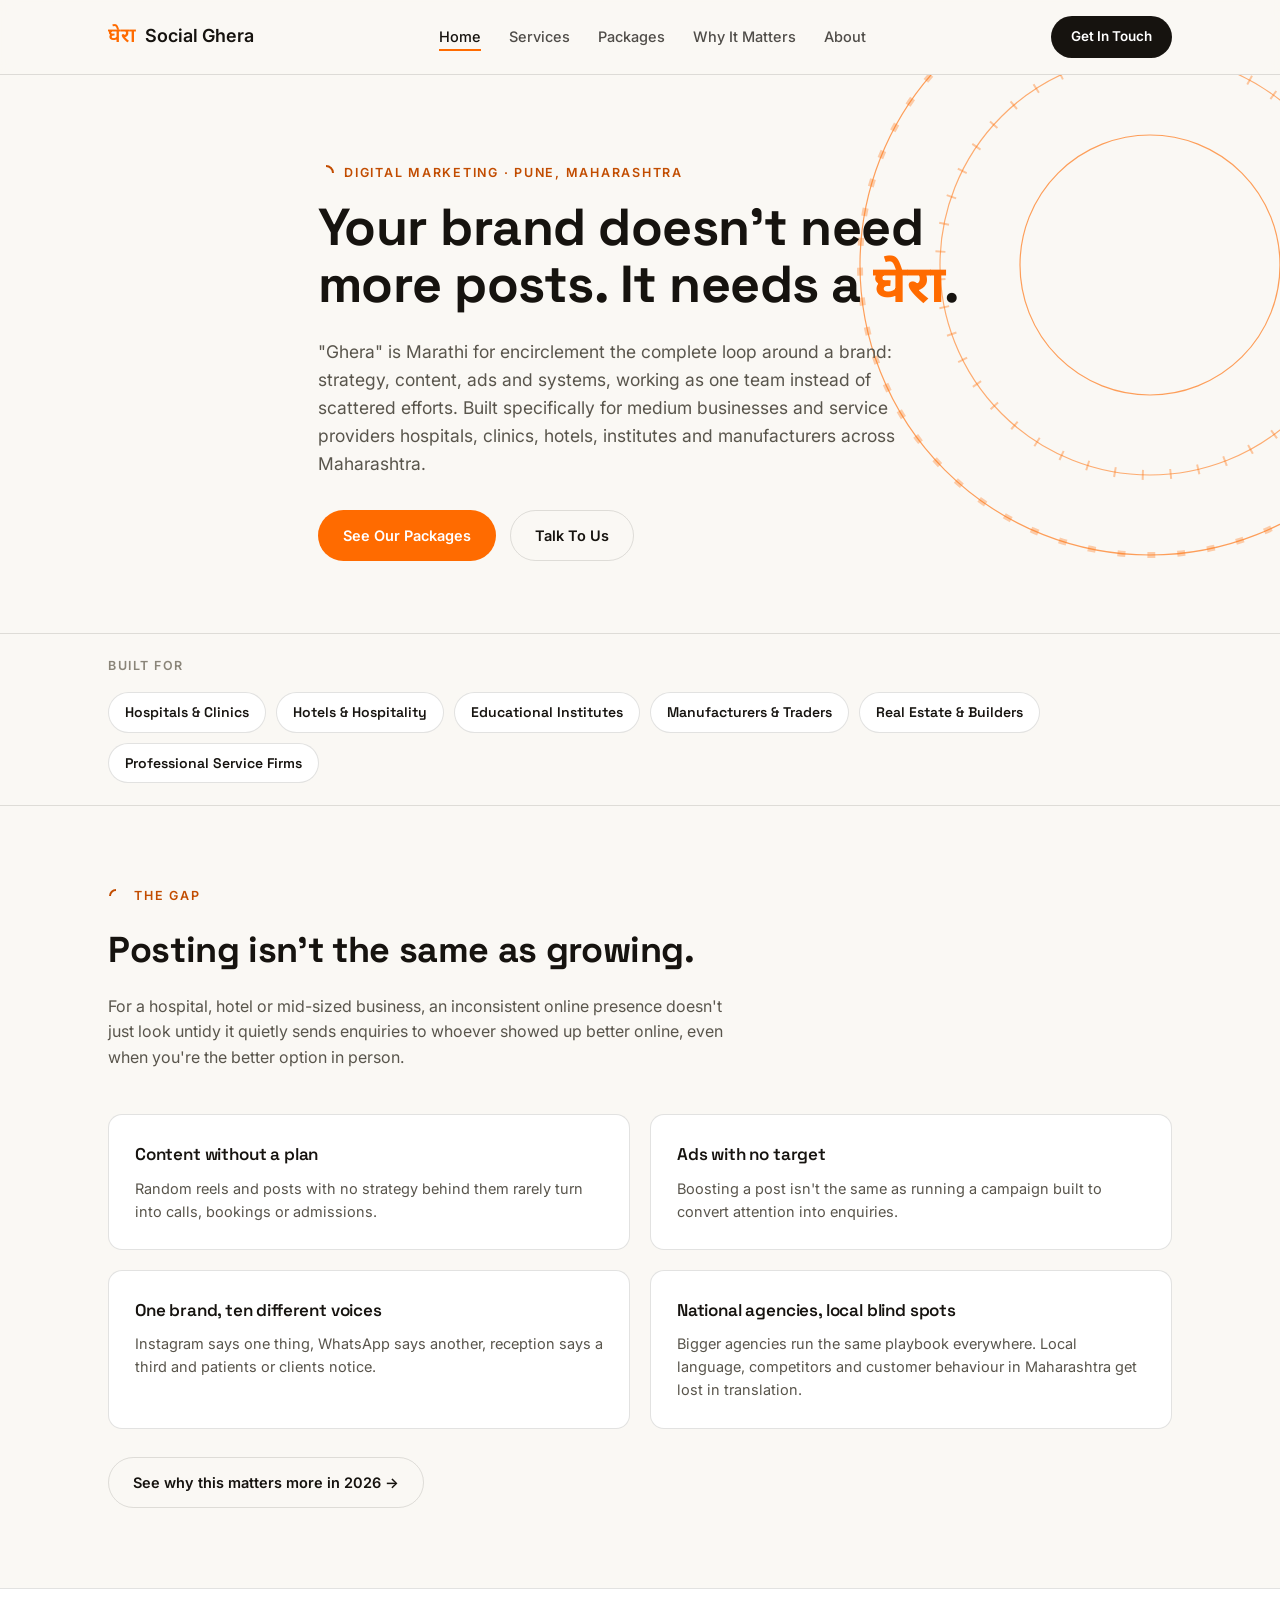
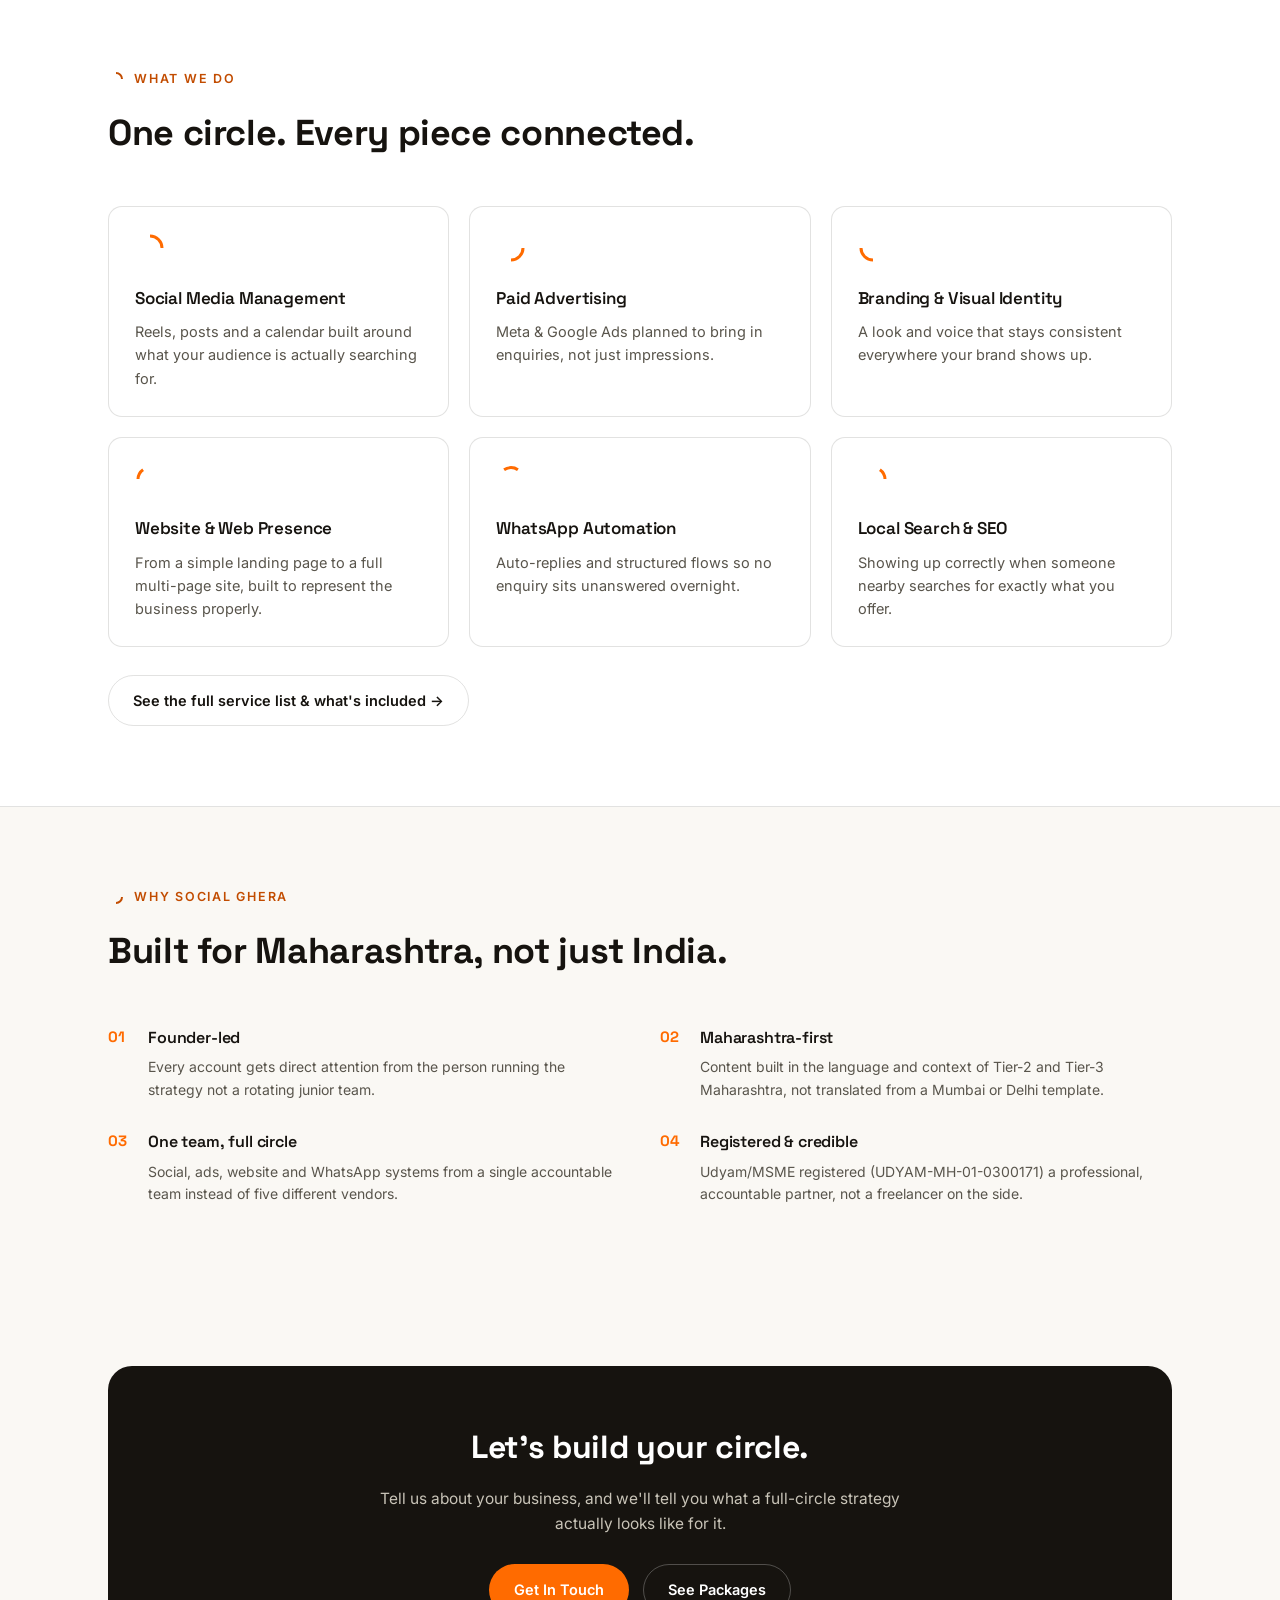
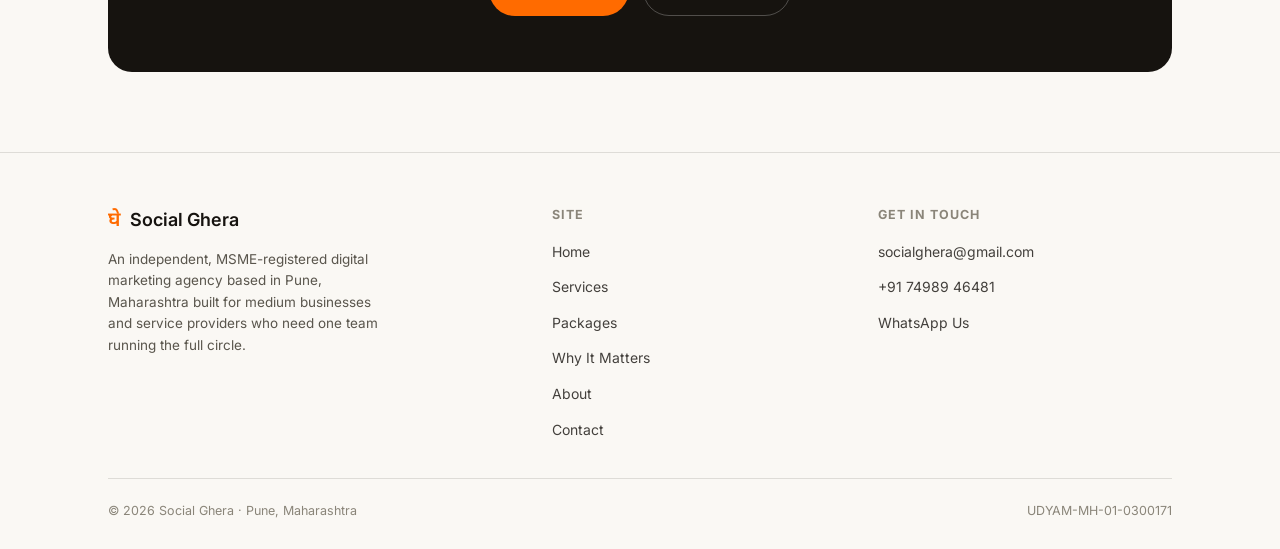
<file: index.html>
<!DOCTYPE html>
<html lang="en">
<head>
<meta charset="UTF-8">
<meta name="viewport" content="width=device-width, initial-scale=1.0">
<title>Social Ghera - Digital Marketing for Medium Businesses & Hospitals in Maharashtra</title>
<meta name="description" content="Social Ghera is an MSME-registered digital marketing agency in Pune, built for medium businesses and service providers hospitals, hotels, institutes across Maharashtra.">
<link rel="icon" href="data:image/svg+xml,%3Csvg xmlns='http://www.w3.org/2000/svg' viewBox='0 0 32 32'%3E%3Crect width='32' height='32' rx='8' fill='%2316130F'/%3E%3Cpath d='M16 6 A10 10 0 1 1 6 16' fill='none' stroke='%23FF6B00' stroke-width='3.2' stroke-linecap='round'/%3E%3C/svg%3E">
<link rel="preconnect" href="https://fonts.googleapis.com">
<link rel="preconnect" href="https://fonts.gstatic.com" crossorigin>
<link href="https://fonts.googleapis.com/css2?family=Space+Grotesk:wght@500;600;700&family=Inter:wght@400;500;600&family=Noto+Sans+Devanagari:wght@600;700&display=swap" rel="stylesheet">
<link rel="stylesheet" href="style.css">
</head>
<body>

<nav>
  <div class="nav-inner">
    <a class="logo" href="index.html"><span class="deva">घेरा</span>Social Ghera</a>
    <ul class="nav-links">
      <li><a href="index.html" aria-current="page">Home</a></li>
      <li><a href="services.html">Services</a></li>
      <li><a href="packages.html">Packages</a></li>
      <li><a href="why-it-matters.html">Why It Matters</a></li>
      <li><a href="about.html">About</a></li>
    </ul>
    <a class="nav-cta" href="contact.html">Get In Touch</a>
    <button class="nav-toggle" aria-label="Toggle menu" aria-expanded="false">
      <span></span><span></span><span></span>
    </button>
  </div>
  <div class="nav-mobile">
    <a href="index.html">Home</a>
    <a href="services.html">Services</a>
    <a href="packages.html">Packages</a>
    <a href="why-it-matters.html">Why It Matters</a>
    <a href="about.html">About</a>
    <a href="contact.html">Contact</a>
  </div>
</nav>

<section class="hero">
  <svg class="ring-field" viewBox="0 0 620 620" xmlns="http://www.w3.org/2000/svg" aria-hidden="true">
    <g class="ring-spin">
      <circle cx="310" cy="310" r="290" stroke-width="1.2" opacity="0.7"/>
      <circle cx="310" cy="310" r="290" stroke-width="6" stroke-dasharray="8 22" opacity="0.35"/>
    </g>
    <g class="ring-spin-rev">
      <circle cx="310" cy="310" r="210" stroke-width="1.2" opacity="0.6"/>
      <circle cx="310" cy="310" r="210" stroke-width="10" stroke-dasharray="2 26" opacity="0.4"/>
    </g>
    <circle cx="310" cy="310" r="130" stroke-width="1.2" opacity="0.7"/>
  </svg>
  <div class="wrap hero-inner">
    <div class="eyebrow">
      <svg class="arc-mark" viewBox="0 0 16 16"><path d="M8 1 A7 7 0 0 1 15 8" fill="none" stroke="currentColor" stroke-width="2"/></svg>
      DIGITAL MARKETING · PUNE, MAHARASHTRA
    </div>
    <h1>Your brand doesn't need more posts. It needs a <span class="deva">घेरा</span>.</h1>
    <p class="lede">"Ghera" is Marathi for encirclement the complete loop around a brand: strategy, content, ads and systems, working as one team instead of scattered efforts. Built specifically for medium businesses and service providers hospitals, clinics, hotels, institutes and manufacturers across Maharashtra.</p>
    <div class="btn-row">
      <a class="btn btn-primary" href="packages.html">See Our Packages</a>
      <a class="btn btn-ghost" href="contact.html">Talk To Us</a>
    </div>
  </div>
</section>

<div class="strip">
  <div class="wrap strip-inner">
    <span class="strip-label">Built For</span>
    <div class="strip-items">
      <span class="chip">Hospitals &amp; Clinics</span>
      <span class="chip">Hotels &amp; Hospitality</span>
      <span class="chip">Educational Institutes</span>
      <span class="chip">Manufacturers &amp; Traders</span>
      <span class="chip">Real Estate &amp; Builders</span>
      <span class="chip">Professional Service Firms</span>
    </div>
  </div>
</div>

<section id="problem">
  <div class="wrap">
    <div class="section-head">
      <div class="eyebrow"><svg class="arc-mark" viewBox="0 0 16 16"><path d="M2 8 A6 6 0 0 1 8 2" fill="none" stroke="currentColor" stroke-width="2"/></svg>THE GAP</div>
      <h2>Posting isn't the same as growing.</h2>
      <p>For a hospital, hotel or mid-sized business, an inconsistent online presence doesn't just look untidy it quietly sends enquiries to whoever showed up better online, even when you're the better option in person.</p>
    </div>
    <div class="grid-2">
      <div class="card"><h3>Content without a plan</h3><p>Random reels and posts with no strategy behind them rarely turn into calls, bookings or admissions.</p></div>
      <div class="card"><h3>Ads with no target</h3><p>Boosting a post isn't the same as running a campaign built to convert attention into enquiries.</p></div>
      <div class="card"><h3>One brand, ten different voices</h3><p>Instagram says one thing, WhatsApp says another, reception says a third and patients or clients notice.</p></div>
      <div class="card"><h3>National agencies, local blind spots</h3><p>Bigger agencies run the same playbook everywhere. Local language, competitors and customer behaviour in Maharashtra get lost in translation.</p></div>
    </div>
    <p style="margin-top:28px;"><a class="btn btn-ghost" href="why-it-matters.html">See why this matters more in 2026 →</a></p>
  </div>
</section>

<section class="alt" id="services">
  <div class="wrap">
    <div class="section-head">
      <div class="eyebrow"><svg class="arc-mark" viewBox="0 0 16 16"><path d="M8 2 A6 6 0 0 1 14 8" fill="none" stroke="currentColor" stroke-width="2"/></svg>WHAT WE DO</div>
      <h2>One circle. Every piece connected.</h2>
    </div>
    <div class="grid-3">
      <div class="card"><div class="icon"><svg width="30" height="30" viewBox="0 0 30 30"><path d="M15 3 A12 12 0 0 1 27 15" fill="none" stroke="#FF6B00" stroke-width="3"/></svg></div><h3>Social Media Management</h3><p>Reels, posts and a calendar built around what your audience is actually searching for.</p></div>
      <div class="card"><div class="icon"><svg width="30" height="30" viewBox="0 0 30 30"><path d="M27 15 A12 12 0 0 1 15 27" fill="none" stroke="#FF6B00" stroke-width="3"/></svg></div><h3>Paid Advertising</h3><p>Meta &amp; Google Ads planned to bring in enquiries, not just impressions.</p></div>
      <div class="card"><div class="icon"><svg width="30" height="30" viewBox="0 0 30 30"><path d="M15 27 A12 12 0 0 1 3 15" fill="none" stroke="#FF6B00" stroke-width="3"/></svg></div><h3>Branding &amp; Visual Identity</h3><p>A look and voice that stays consistent everywhere your brand shows up.</p></div>
      <div class="card"><div class="icon"><svg width="30" height="30" viewBox="0 0 30 30"><path d="M3 15 A12 12 0 0 1 8.1 5.8" fill="none" stroke="#FF6B00" stroke-width="3"/></svg></div><h3>Website &amp; Web Presence</h3><p>From a simple landing page to a full multi-page site, built to represent the business properly.</p></div>
      <div class="card"><div class="icon"><svg width="30" height="30" viewBox="0 0 30 30"><path d="M8.1 5.8 A12 12 0 0 1 21.9 5.8" fill="none" stroke="#FF6B00" stroke-width="3"/></svg></div><h3>WhatsApp Automation</h3><p>Auto-replies and structured flows so no enquiry sits unanswered overnight.</p></div>
      <div class="card"><div class="icon"><svg width="30" height="30" viewBox="0 0 30 30"><path d="M21.9 5.8 A12 12 0 0 1 27 15" fill="none" stroke="#FF6B00" stroke-width="3"/></svg></div><h3>Local Search &amp; SEO</h3><p>Showing up correctly when someone nearby searches for exactly what you offer.</p></div>
    </div>
    <p style="margin-top:28px;"><a class="btn btn-ghost" href="services.html">See the full service list & what's included →</a></p>
  </div>
</section>

<section id="why">
  <div class="wrap">
    <div class="section-head">
      <div class="eyebrow"><svg class="arc-mark" viewBox="0 0 16 16"><path d="M14 8 A6 6 0 0 1 8 14" fill="none" stroke="currentColor" stroke-width="2"/></svg>WHY SOCIAL GHERA</div>
      <h2>Built for Maharashtra, not just India.</h2>
    </div>
    <div class="why-list">
      <div class="why-item"><span class="num">01</span><div><h3>Founder-led</h3><p>Every account gets direct attention from the person running the strategy not a rotating junior team.</p></div></div>
      <div class="why-item"><span class="num">02</span><div><h3>Maharashtra-first</h3><p>Content built in the language and context of Tier-2 and Tier-3 Maharashtra, not translated from a Mumbai or Delhi template.</p></div></div>
      <div class="why-item"><span class="num">03</span><div><h3>One team, full circle</h3><p>Social, ads, website and WhatsApp systems from a single accountable team instead of five different vendors.</p></div></div>
      <div class="why-item"><span class="num">04</span><div><h3>Registered &amp; credible</h3><p>Udyam/MSME registered (UDYAM-MH-01-0300171) a professional, accountable partner, not a freelancer on the side.</p></div></div>
    </div>
  </div>
</section>

<section>
  <div class="wrap">
    <div class="cta-band">
      <h2>Let's build your circle.</h2>
      <p>Tell us about your business, and we'll tell you what a full-circle strategy actually looks like for it.</p>
      <div class="btn-row">
        <a class="btn btn-primary" href="contact.html">Get In Touch</a>
        <a class="btn btn-ghost" href="packages.html">See Packages</a>
      </div>
    </div>
  </div>
</section>

<footer>
  <div class="wrap">
    <div class="footer-grid">
      <div class="footer-brand">
        <a class="logo" href="index.html"><span class="deva">घे</span>Social Ghera</a>
        <p>An independent, MSME-registered digital marketing agency based in Pune, Maharashtra built for medium businesses and service providers who need one team running the full circle.</p>
      </div>
      <div class="footer-col">
        <h4>Site</h4>
        <ul>
          <li><a href="index.html">Home</a></li>
          <li><a href="services.html">Services</a></li>
          <li><a href="packages.html">Packages</a></li>
          <li><a href="why-it-matters.html">Why It Matters</a></li>
          <li><a href="about.html">About</a></li>
          <li><a href="contact.html">Contact</a></li>
        </ul>
      </div>
      <div class="footer-col">
        <h4>Get In Touch</h4>
        <ul>
          <li><a href="mailto:socialghera@gmail.com">socialghera@gmail.com</a></li>
          <li><a href="tel:+917498946481">+91 74989 46481</a></li>
          <li><a href="https://wa.me/917498946481" target="_blank" rel="noopener">WhatsApp Us</a></li>
        </ul>
      </div>
    </div>
    <div class="footer-bottom">
      <span>© 2026 Social Ghera · Pune, Maharashtra</span>
      <span>UDYAM-MH-01-0300171</span>
    </div>
  </div>
</footer>
<script src="script.js"></script>
</body>
</html>
</file>
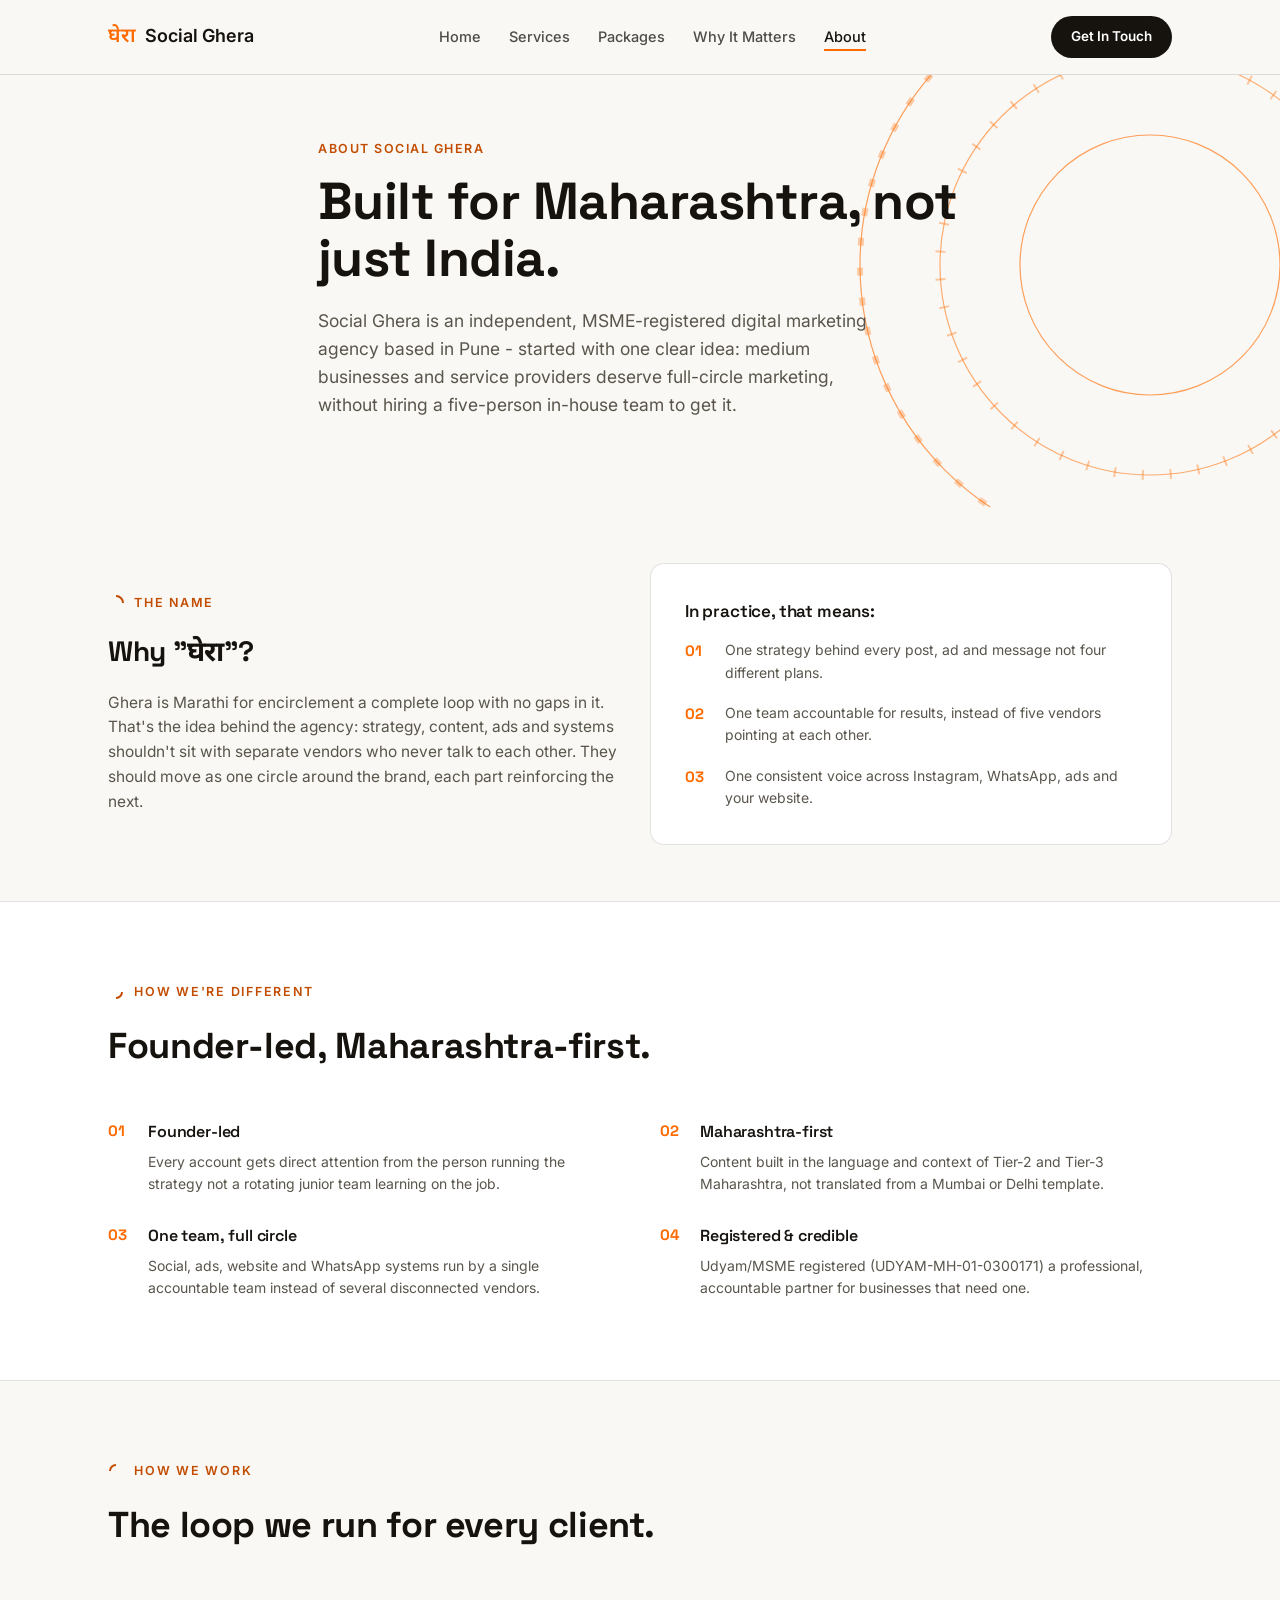
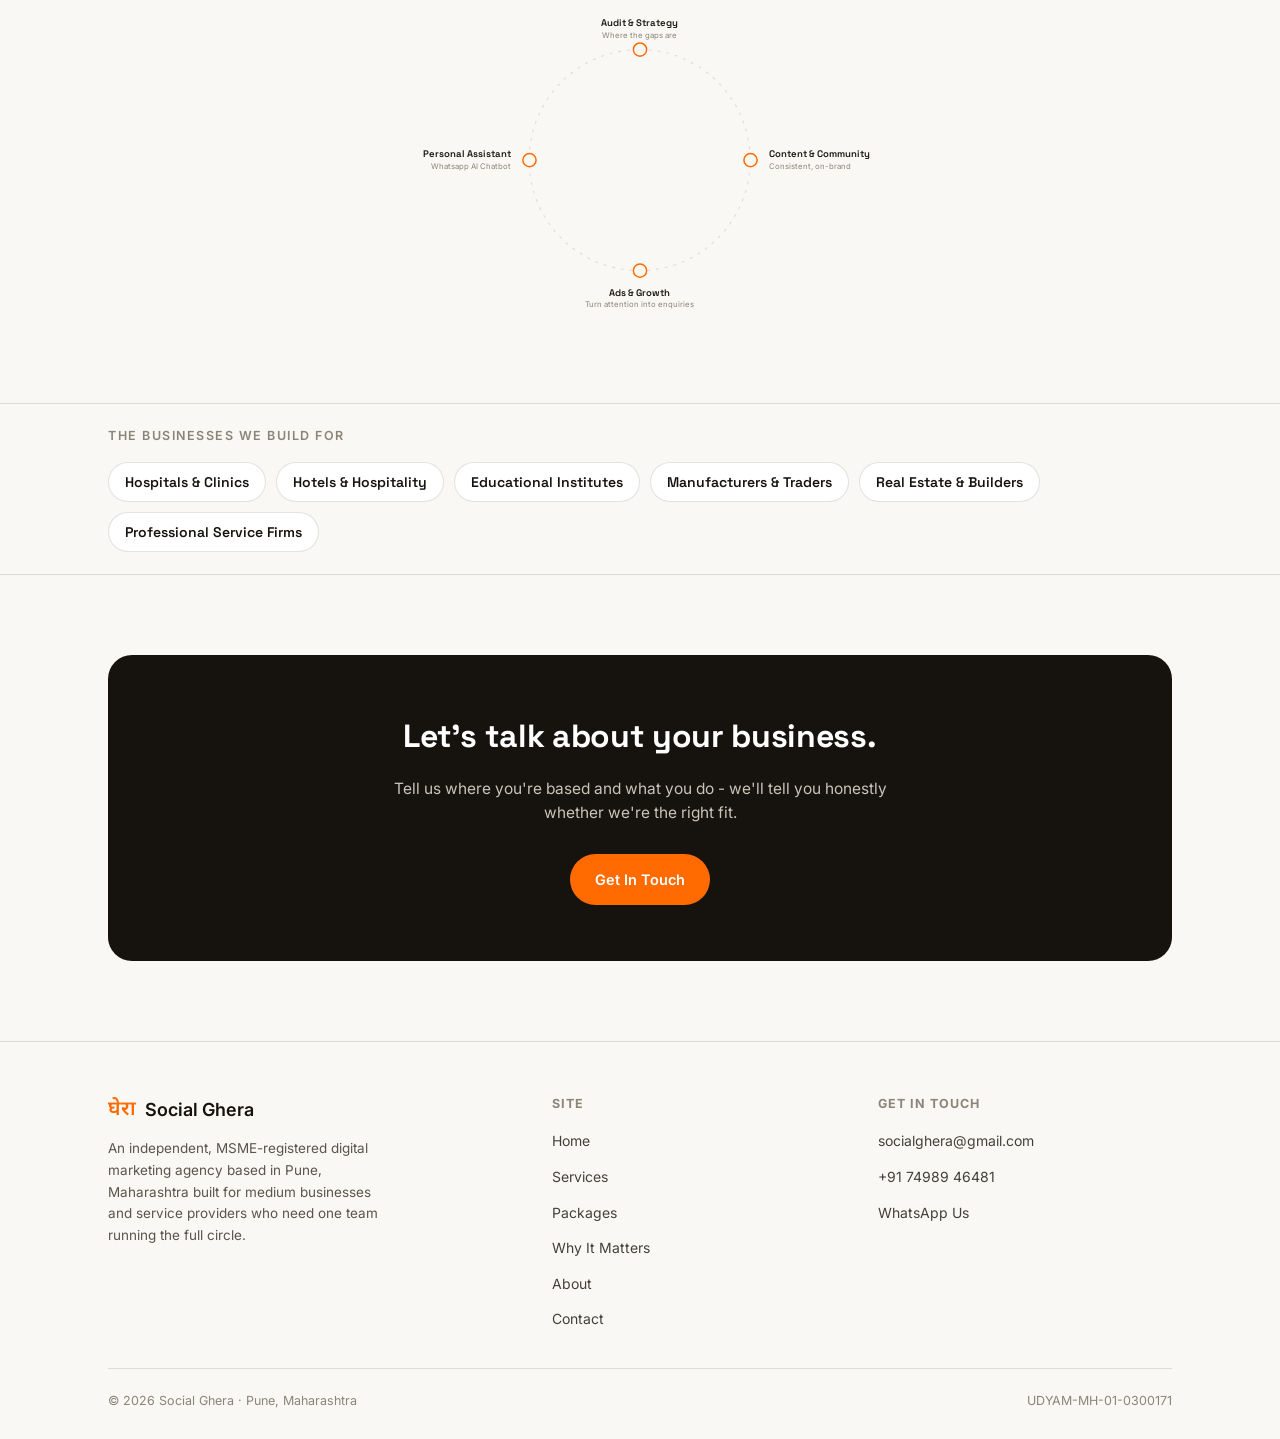
<file: about.html>
<!DOCTYPE html>
<html lang="en">
<head>
<meta charset="UTF-8">
<meta name="viewport" content="width=device-width, initial-scale=1.0">
<title>About - Social Ghera</title>
<meta name="description" content="Social Ghera is a founder-led, MSME-registered digital marketing agency based in Pune, built specifically for medium businesses and service providers across Maharashtra.">
<link rel="icon" href="data:image/svg+xml,%3Csvg xmlns='http://www.w3.org/2000/svg' viewBox='0 0 32 32'%3E%3Crect width='32' height='32' rx='8' fill='%2316130F'/%3E%3Cpath d='M16 6 A10 10 0 1 1 6 16' fill='none' stroke='%23FF6B00' stroke-width='3.2' stroke-linecap='round'/%3E%3C/svg%3E">
<link rel="preconnect" href="https://fonts.googleapis.com">
<link rel="preconnect" href="https://fonts.gstatic.com" crossorigin>
<link href="https://fonts.googleapis.com/css2?family=Space+Grotesk:wght@500;600;700&family=Inter:wght@400;500;600&family=Noto+Sans+Devanagari:wght@600;700&display=swap" rel="stylesheet">
<link rel="stylesheet" href="style.css">
</head>
<body>

<nav>
  <div class="nav-inner">
    <a class="logo" href="index.html"><span class="deva">घेरा</span>Social Ghera</a>
    <ul class="nav-links">
      <li><a href="index.html">Home</a></li>
      <li><a href="services.html">Services</a></li>
      <li><a href="packages.html">Packages</a></li>
      <li><a href="why-it-matters.html">Why It Matters</a></li>
      <li><a href="about.html" aria-current="page">About</a></li>
    </ul>
    <a class="nav-cta" href="contact.html">Get In Touch</a>
    <button class="nav-toggle" aria-label="Toggle menu" aria-expanded="false">
      <span></span><span></span><span></span>
    </button>
  </div>
  <div class="nav-mobile">
    <a href="index.html">Home</a>
    <a href="services.html">Services</a>
    <a href="packages.html">Packages</a>
    <a href="why-it-matters.html">Why It Matters</a>
    <a href="about.html">About</a>
    <a href="contact.html">Contact</a>
  </div>
</nav>

<section class="hero small">
  <svg class="ring-field" viewBox="0 0 620 620" xmlns="http://www.w3.org/2000/svg" aria-hidden="true">
    <g class="ring-spin">
      <circle cx="310" cy="310" r="290" stroke-width="1.2" opacity="0.7"/>
      <circle cx="310" cy="310" r="290" stroke-width="6" stroke-dasharray="8 22" opacity="0.35"/>
    </g>
    <g class="ring-spin-rev">
      <circle cx="310" cy="310" r="210" stroke-width="1.2" opacity="0.6"/>
      <circle cx="310" cy="310" r="210" stroke-width="10" stroke-dasharray="2 26" opacity="0.4"/>
    </g>
    <circle cx="310" cy="310" r="130" stroke-width="1.2" opacity="0.7"/>
  </svg>
  <div class="wrap hero-inner">
    <div class="page-kicker">ABOUT SOCIAL GHERA</div>
    <h1>Built for Maharashtra, not just India.</h1>
    <p class="lede">Social Ghera is an independent, MSME-registered digital marketing agency based in Pune - started with one clear idea: medium businesses and service providers deserve full-circle marketing, without hiring a five-person in-house team to get it.</p>
  </div>
</section>

<section class="tight">
  <div class="wrap grid-2" style="align-items:center;">
    <div>
      <div class="eyebrow"><svg class="arc-mark" viewBox="0 0 16 16"><path d="M8 1 A7 7 0 0 1 15 8" fill="none" stroke="currentColor" stroke-width="2"/></svg>THE NAME</div>
      <h2 style="font-size:clamp(22px,2.8vw,28px); margin-bottom:14px;">Why "<span class="deva">घेरा</span>"?</h2>
      <p style="color:var(--grey); font-size:15.5px;">Ghera is Marathi for encirclement a complete loop with no gaps in it. That's the idea behind the agency: strategy, content, ads and systems shouldn't sit with separate vendors who never talk to each other. They should move as one circle around the brand, each part reinforcing the next.</p>
    </div>
    <div class="card" style="padding:34px;">
      <h3 style="margin-bottom:14px;">In practice, that means:</h3>
      <div class="why-list" style="grid-template-columns:1fr; gap:18px;">
        <div class="why-item"><span class="num">01</span><div><p>One strategy behind every post, ad and message not four different plans.</p></div></div>
        <div class="why-item"><span class="num">02</span><div><p>One team accountable for results, instead of five vendors pointing at each other.</p></div></div>
        <div class="why-item"><span class="num">03</span><div><p>One consistent voice across Instagram, WhatsApp, ads and your website.</p></div></div>
      </div>
    </div>
  </div>
</section>

<section class="alt">
  <div class="wrap">
    <div class="section-head">
      <div class="eyebrow"><svg class="arc-mark" viewBox="0 0 16 16"><path d="M14 8 A6 6 0 0 1 8 14" fill="none" stroke="currentColor" stroke-width="2"/></svg>HOW WE'RE DIFFERENT</div>
      <h2>Founder-led, Maharashtra-first.</h2>
    </div>
    <div class="why-list">
      <div class="why-item"><span class="num">01</span><div><h3>Founder-led</h3><p>Every account gets direct attention from the person running the strategy not a rotating junior team learning on the job.</p></div></div>
      <div class="why-item"><span class="num">02</span><div><h3>Maharashtra-first</h3><p>Content built in the language and context of Tier-2 and Tier-3 Maharashtra, not translated from a Mumbai or Delhi template.</p></div></div>
      <div class="why-item"><span class="num">03</span><div><h3>One team, full circle</h3><p>Social, ads, website and WhatsApp systems run by a single accountable team instead of several disconnected vendors.</p></div></div>
      <div class="why-item"><span class="num">04</span><div><h3>Registered &amp; credible</h3><p>Udyam/MSME registered (UDYAM-MH-01-0300171) a professional, accountable partner for businesses that need one.</p></div></div>
    </div>
  </div>
</section>

<section>
  <div class="wrap">
    <div class="section-head">
      <div class="eyebrow"><svg class="arc-mark" viewBox="0 0 16 16"><path d="M2 8 A6 6 0 0 1 8 2" fill="none" stroke="currentColor" stroke-width="2"/></svg>HOW WE WORK</div>
      <h2>The loop we run for every client.</h2>
    </div>
    <div class="loop-wrap">
  <svg class="loop" viewBox="0 0 760 440" xmlns="http://www.w3.org/2000/svg">
    <path class="track" d="M380 70 A150 150 0 1 1 379 70" fill="none" stroke="currentColor"/>
    <circle class="node" cx="380" cy="70" r="9"/>
    <circle class="node" cx="530" cy="220" r="9"/>
    <circle class="node" cx="380" cy="370" r="9"/>
    <circle class="node" cx="230" cy="220" r="9"/>
    <text x="380" y="38" text-anchor="middle">Audit &amp; Strategy</text>
    <text x="380" y="54" text-anchor="middle" class="sub">Where the gaps are</text>
    <text x="555" y="216" text-anchor="start">Content &amp; Community</text>
    <text x="555" y="232" text-anchor="start" class="sub">Consistent, on-brand</text>
    <text x="380" y="405" text-anchor="middle">Ads &amp; Growth</text>
    <text x="380" y="420" text-anchor="middle" class="sub">Turn attention into enquiries</text>
    <text x="205" y="216" text-anchor="end">Personal Assistant</text>
    <text x="205" y="232" text-anchor="end" class="sub">Whatsapp AI Chatbot</text>
  </svg>
</div>
  </div>
</section>

<div class="strip">
  <div class="wrap strip-inner">
    <span class="strip-label">The Businesses We Build For</span>
    <div class="strip-items">
      <span class="chip">Hospitals &amp; Clinics</span>
      <span class="chip">Hotels &amp; Hospitality</span>
      <span class="chip">Educational Institutes</span>
      <span class="chip">Manufacturers &amp; Traders</span>
      <span class="chip">Real Estate &amp; Builders</span>
      <span class="chip">Professional Service Firms</span>
    </div>
  </div>
</div>

<section>
  <div class="wrap">
    <div class="cta-band">
      <h2>Let's talk about your business.</h2>
      <p>Tell us where you're based and what you do - we'll tell you honestly whether we're the right fit.</p>
      <div class="btn-row">
        <a class="btn btn-primary" href="contact.html">Get In Touch</a>
      </div>
    </div>
  </div>
</section>

<footer>
  <div class="wrap">
    <div class="footer-grid">
      <div class="footer-brand">
        <a class="logo" href="index.html"><span class="deva">घेरा</span>Social Ghera</a>
        <p>An independent, MSME-registered digital marketing agency based in Pune, Maharashtra built for medium businesses and service providers who need one team running the full circle.</p>
      </div>
      <div class="footer-col">
        <h4>Site</h4>
        <ul>
          <li><a href="index.html">Home</a></li>
          <li><a href="services.html">Services</a></li>
          <li><a href="packages.html">Packages</a></li>
          <li><a href="why-it-matters.html">Why It Matters</a></li>
          <li><a href="about.html">About</a></li>
          <li><a href="contact.html">Contact</a></li>
        </ul>
      </div>
      <div class="footer-col">
        <h4>Get In Touch</h4>
        <ul>
          <li><a href="mailto:socialghera@gmail.com">socialghera@gmail.com</a></li>
          <li><a href="tel:+917498946481">+91 74989 46481</a></li>
          <li><a href="https://wa.me/917498946481" target="_blank" rel="noopener">WhatsApp Us</a></li>
        </ul>
      </div>
    </div>
    <div class="footer-bottom">
      <span>© 2026 Social Ghera · Pune, Maharashtra</span>
      <span>UDYAM-MH-01-0300171</span>
    </div>
  </div>
</footer>
<script src="script.js"></script>
</body>
</html>
</file>
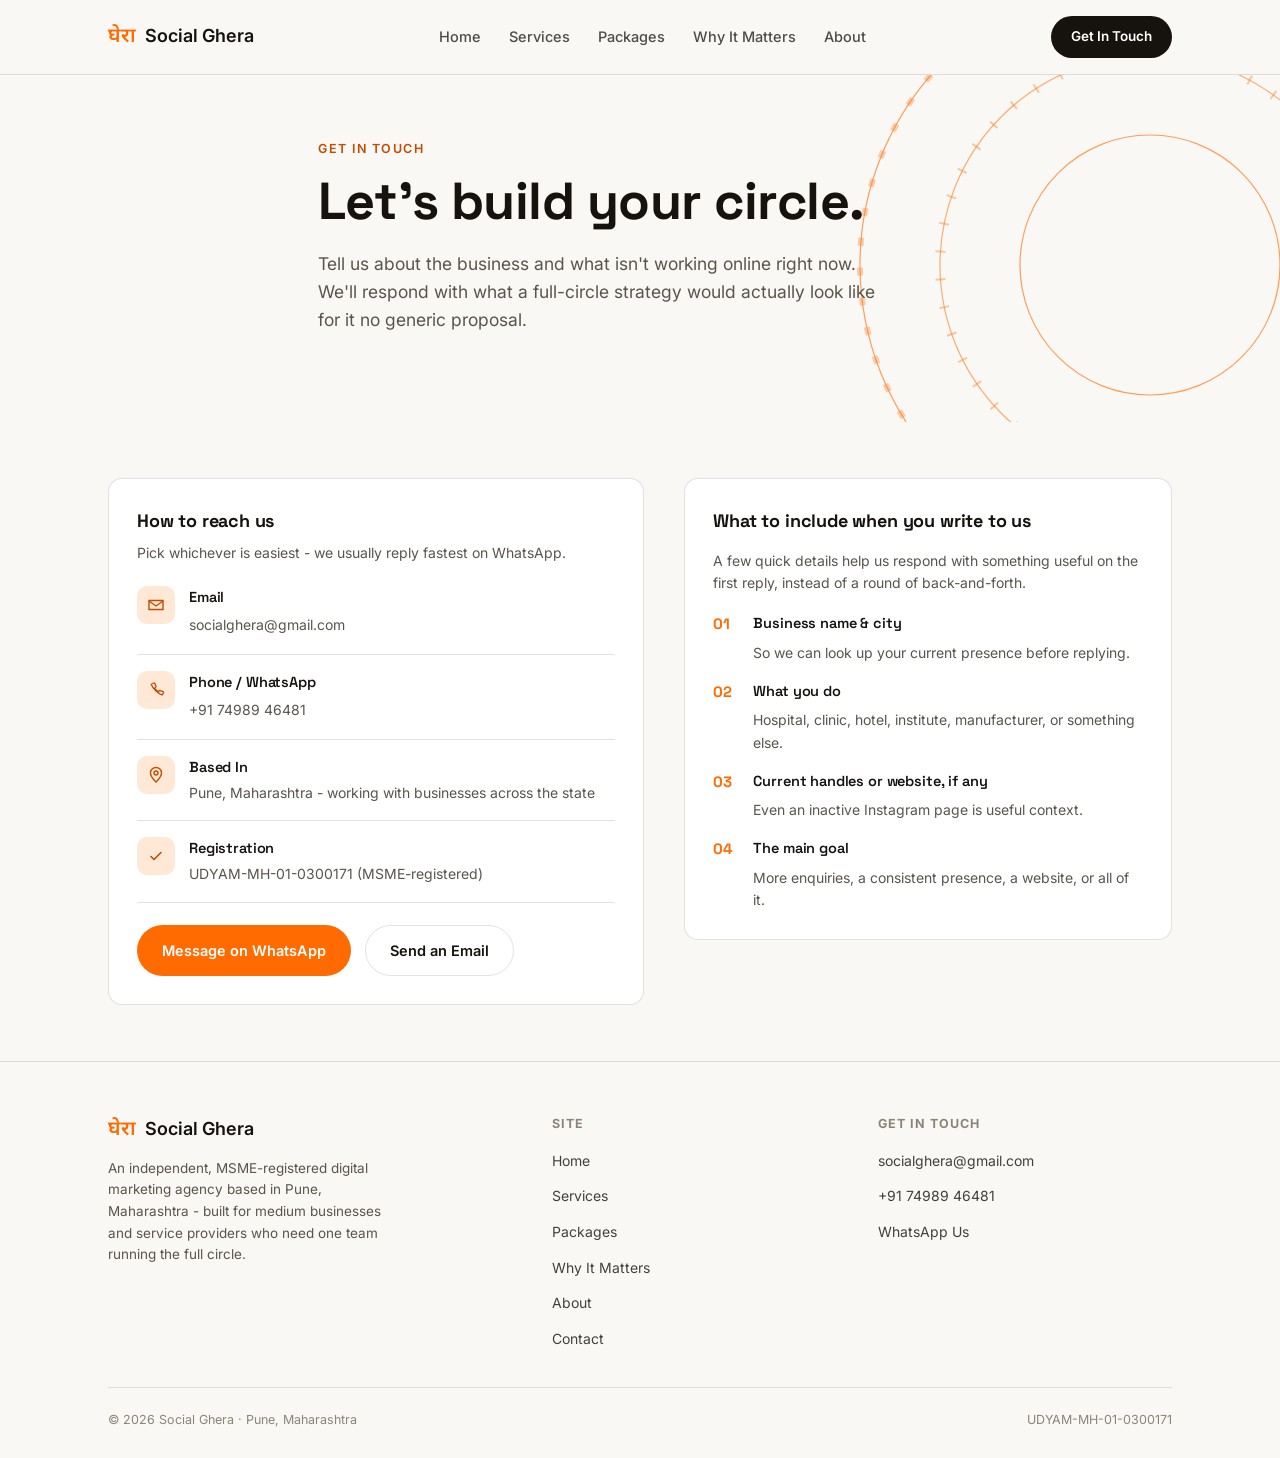
<file: contact.html>
<!DOCTYPE html>
<html lang="en">
<head>
<meta charset="UTF-8">
<meta name="viewport" content="width=device-width, initial-scale=1.0">
<title>Contact - Social Ghera</title>
<meta name="description" content="Get in touch with Social Ghera - email, phone or WhatsApp. Based in Pune, working with businesses across Maharashtra.">
<link rel="icon" href="data:image/svg+xml,%3Csvg xmlns='http://www.w3.org/2000/svg' viewBox='0 0 32 32'%3E%3Crect width='32' height='32' rx='8' fill='%2316130F'/%3E%3Cpath d='M16 6 A10 10 0 1 1 6 16' fill='none' stroke='%23FF6B00' stroke-width='3.2' stroke-linecap='round'/%3E%3C/svg%3E">
<link rel="preconnect" href="https://fonts.googleapis.com">
<link rel="preconnect" href="https://fonts.gstatic.com" crossorigin>
<link href="https://fonts.googleapis.com/css2?family=Space+Grotesk:wght@500;600;700&family=Inter:wght@400;500;600&family=Noto+Sans+Devanagari:wght@600;700&display=swap" rel="stylesheet">
<link rel="stylesheet" href="style.css">
</head>
<body>

<nav>
  <div class="nav-inner">
    <a class="logo" href="index.html"><span class="deva">घेरा</span>Social Ghera</a>
    <ul class="nav-links">
      <li><a href="index.html">Home</a></li>
      <li><a href="services.html">Services</a></li>
      <li><a href="packages.html">Packages</a></li>
      <li><a href="why-it-matters.html">Why It Matters</a></li>
      <li><a href="about.html">About</a></li>
    </ul>
    <a class="nav-cta" href="contact.html" aria-current="page">Get In Touch</a>
    <button class="nav-toggle" aria-label="Toggle menu" aria-expanded="false">
      <span></span><span></span><span></span>
    </button>
  </div>
  <div class="nav-mobile">
    <a href="index.html">Home</a>
    <a href="services.html">Services</a>
    <a href="packages.html">Packages</a>
    <a href="why-it-matters.html">Why It Matters</a>
    <a href="about.html">About</a>
    <a href="contact.html">Contact</a>
  </div>
</nav>

<section class="hero small">
  <svg class="ring-field" viewBox="0 0 620 620" xmlns="http://www.w3.org/2000/svg" aria-hidden="true">
    <g class="ring-spin">
      <circle cx="310" cy="310" r="290" stroke-width="1.2" opacity="0.7"/>
      <circle cx="310" cy="310" r="290" stroke-width="6" stroke-dasharray="8 22" opacity="0.35"/>
    </g>
    <g class="ring-spin-rev">
      <circle cx="310" cy="310" r="210" stroke-width="1.2" opacity="0.6"/>
      <circle cx="310" cy="310" r="210" stroke-width="10" stroke-dasharray="2 26" opacity="0.4"/>
    </g>
    <circle cx="310" cy="310" r="130" stroke-width="1.2" opacity="0.7"/>
  </svg>
  <div class="wrap hero-inner">
    <div class="page-kicker">GET IN TOUCH</div>
    <h1>Let's build your circle.</h1>
    <p class="lede">Tell us about the business and what isn't working online right now. We'll respond with what a full-circle strategy would actually look like for it no generic proposal.</p>
  </div>
</section>

<section class="tight">
  <div class="wrap">
    <div class="contact-grid">

      <div class="contact-card">
        <h3 style="margin-bottom:6px; font-size:18px;">How to reach us</h3>
        <p style="color:var(--grey); font-size:14px; margin-bottom:6px;">Pick whichever is easiest - we usually reply fastest on WhatsApp.</p>

        <div class="contact-row">
          <div class="ic"><svg width="18" height="18" viewBox="0 0 18 18"><path d="M2 4.5h14v9H2z" fill="none" stroke="#C24C00" stroke-width="1.4"/><path d="M2 5l7 5 7-5" fill="none" stroke="#C24C00" stroke-width="1.4"/></svg></div>
          <div><h3>Email</h3><a href="mailto:socialghera@gmail.com">socialghera@gmail.com</a></div>
        </div>

        <div class="contact-row">
          <div class="ic"><svg width="18" height="18" viewBox="0 0 18 18"><path d="M4 3c1.5 3.5 3.5 5.5 4.5 6.5S11.5 12.5 15 14c.6-.6 1.2-1.5 1.5-2.2 .2-.5-.1-1-.6-1.2l-2.5-1c-.4-.2-.9-.1-1.2.2l-.8.9c-1.4-.8-2.8-2.2-3.6-3.6l.9-.8c.3-.3.4-.8.2-1.2l-1-2.5C7.7 2.1 7.2 1.8 6.7 2 6 2.3 4.6 2.9 4 3.5" fill="none" stroke="#C24C00" stroke-width="1.3" stroke-linejoin="round"/></svg></div>
          <div><h3>Phone / WhatsApp</h3><a href="tel:+917498946481">+91 74989 46481</a></div>
        </div>

        <div class="contact-row">
          <div class="ic"><svg width="18" height="18" viewBox="0 0 18 18"><path d="M9 16s5.5-5.2 5.5-9A5.5 5.5 0 1 0 3.5 7c0 3.8 5.5 9 5.5 9z" fill="none" stroke="#C24C00" stroke-width="1.4"/><circle cx="9" cy="7" r="2" fill="none" stroke="#C24C00" stroke-width="1.4"/></svg></div>
          <div><h3>Based In</h3><p>Pune, Maharashtra - working with businesses across the state</p></div>
        </div>

        <div class="contact-row">
          <div class="ic"><svg width="18" height="18" viewBox="0 0 18 18"><path d="M4 9.5l3 3 7-7" fill="none" stroke="#C24C00" stroke-width="1.6" stroke-linecap="round" stroke-linejoin="round"/></svg></div>
          <div><h3>Registration</h3><p>UDYAM-MH-01-0300171 (MSME-registered)</p></div>
        </div>

        <div class="btn-row" style="margin-top:22px;">
          <a class="btn btn-primary" href="https://wa.me/917498946481" target="_blank" rel="noopener">Message on WhatsApp</a>
          <a class="btn btn-ghost" href="mailto:socialghera@gmail.com">Send an Email</a>
        </div>
      </div>

      <div class="contact-card">
        <h3 style="margin-bottom:14px; font-size:18px;">What to include when you write to us</h3>
        <p style="color:var(--grey); font-size:14px; margin-bottom:18px;">A few quick details help us respond with something useful on the first reply, instead of a round of back-and-forth.</p>
        <div class="why-list" style="grid-template-columns:1fr; gap:16px;">
          <div class="why-item"><span class="num">01</span><div><h3 style="font-size:14.5px;">Business name &amp; city</h3><p>So we can look up your current presence before replying.</p></div></div>
          <div class="why-item"><span class="num">02</span><div><h3 style="font-size:14.5px;">What you do</h3><p>Hospital, clinic, hotel, institute, manufacturer, or something else.</p></div></div>
          <div class="why-item"><span class="num">03</span><div><h3 style="font-size:14.5px;">Current handles or website, if any</h3><p>Even an inactive Instagram page is useful context.</p></div></div>
          <div class="why-item"><span class="num">04</span><div><h3 style="font-size:14.5px;">The main goal</h3><p>More enquiries, a consistent presence, a website, or all of it.</p></div></div>
        </div>
      </div>

    </div>
  </div>
</section>

<footer>
  <div class="wrap">
    <div class="footer-grid">
      <div class="footer-brand">
        <a class="logo" href="index.html"><span class="deva">घेरा</span>Social Ghera</a>
        <p>An independent, MSME-registered digital marketing agency based in Pune, Maharashtra - built for medium businesses and service providers who need one team running the full circle.</p>
      </div>
      <div class="footer-col">
        <h4>Site</h4>
        <ul>
          <li><a href="index.html">Home</a></li>
          <li><a href="services.html">Services</a></li>
          <li><a href="packages.html">Packages</a></li>
          <li><a href="why-it-matters.html">Why It Matters</a></li>
          <li><a href="about.html">About</a></li>
          <li><a href="contact.html">Contact</a></li>
        </ul>
      </div>
      <div class="footer-col">
        <h4>Get In Touch</h4>
        <ul>
          <li><a href="mailto:socialghera@gmail.com">socialghera@gmail.com</a></li>
          <li><a href="tel:+917498946481">+91 74989 46481</a></li>
          <li><a href="https://wa.me/917498946481" target="_blank" rel="noopener">WhatsApp Us</a></li>
        </ul>
      </div>
    </div>
    <div class="footer-bottom">
      <span>© 2026 Social Ghera · Pune, Maharashtra</span>
      <span>UDYAM-MH-01-0300171</span>
    </div>
  </div>
</footer>
<script src="script.js"></script>
</body>
</html>
</file>
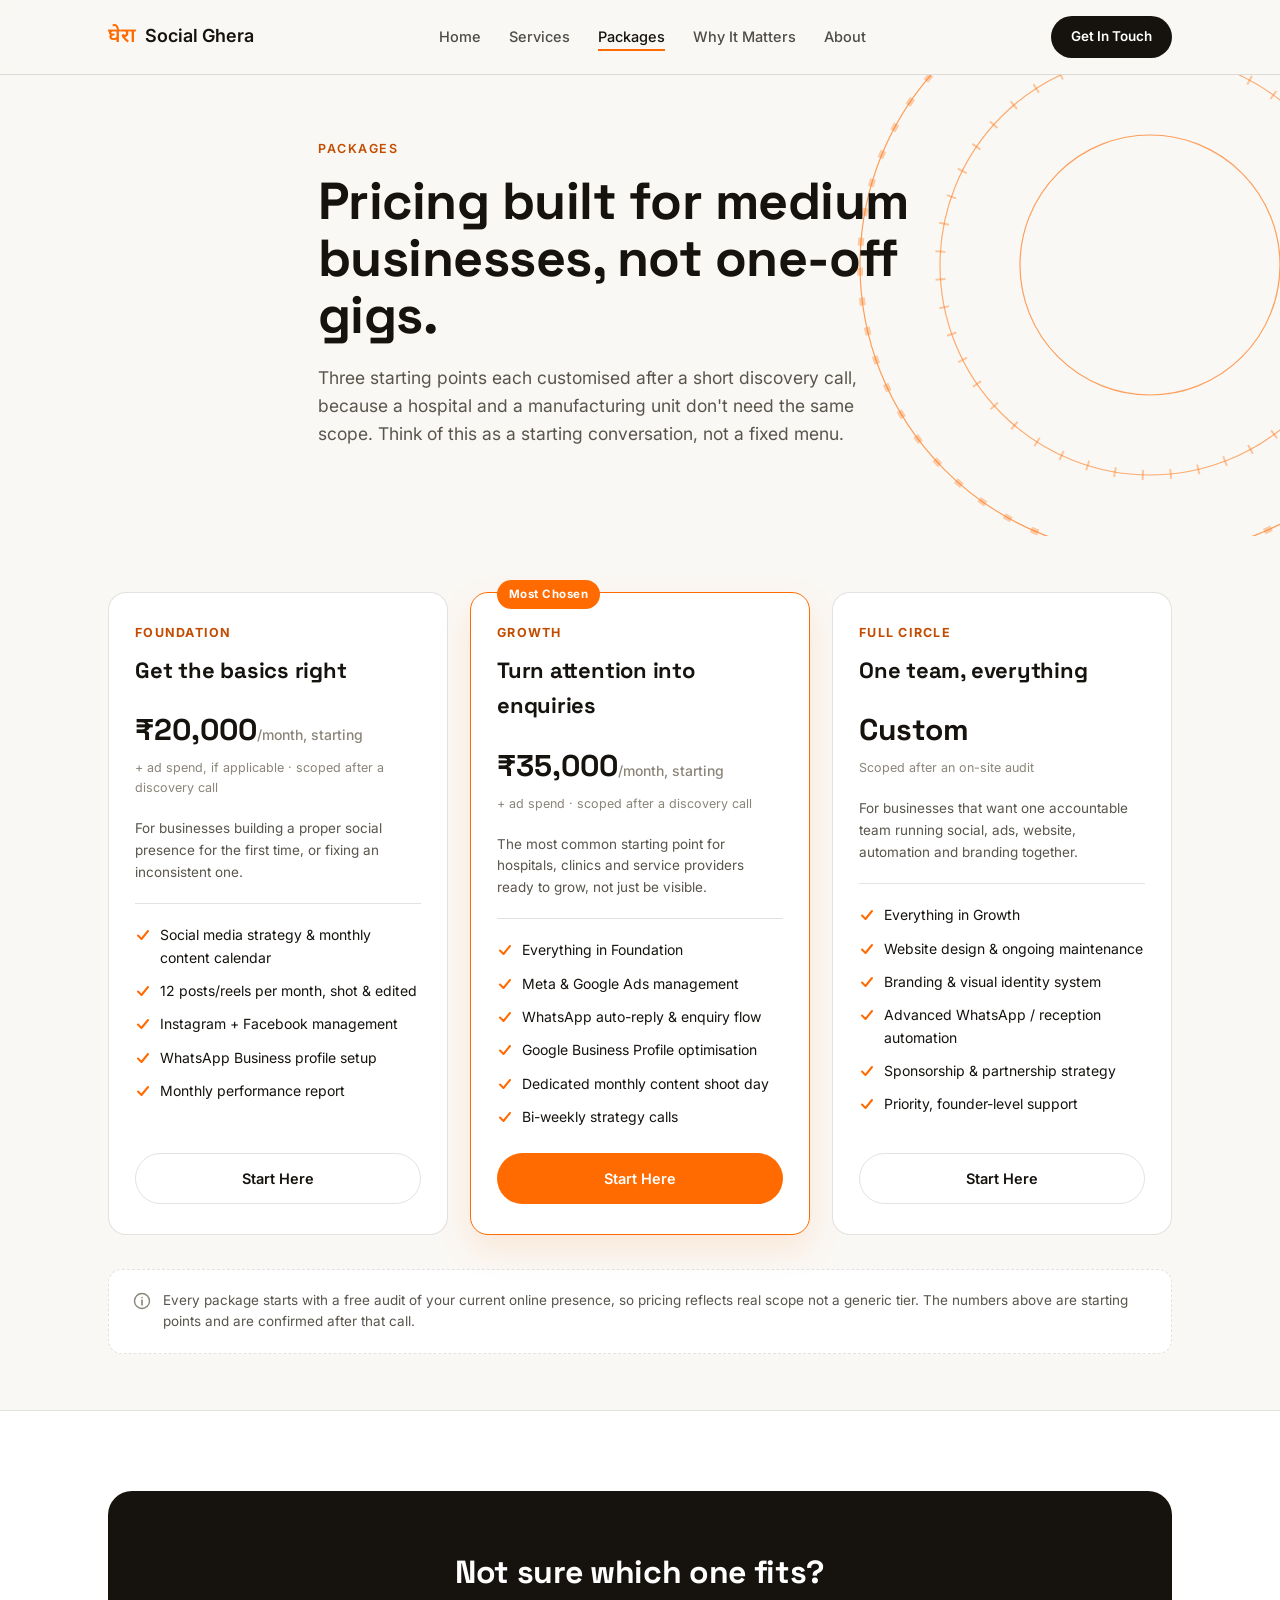
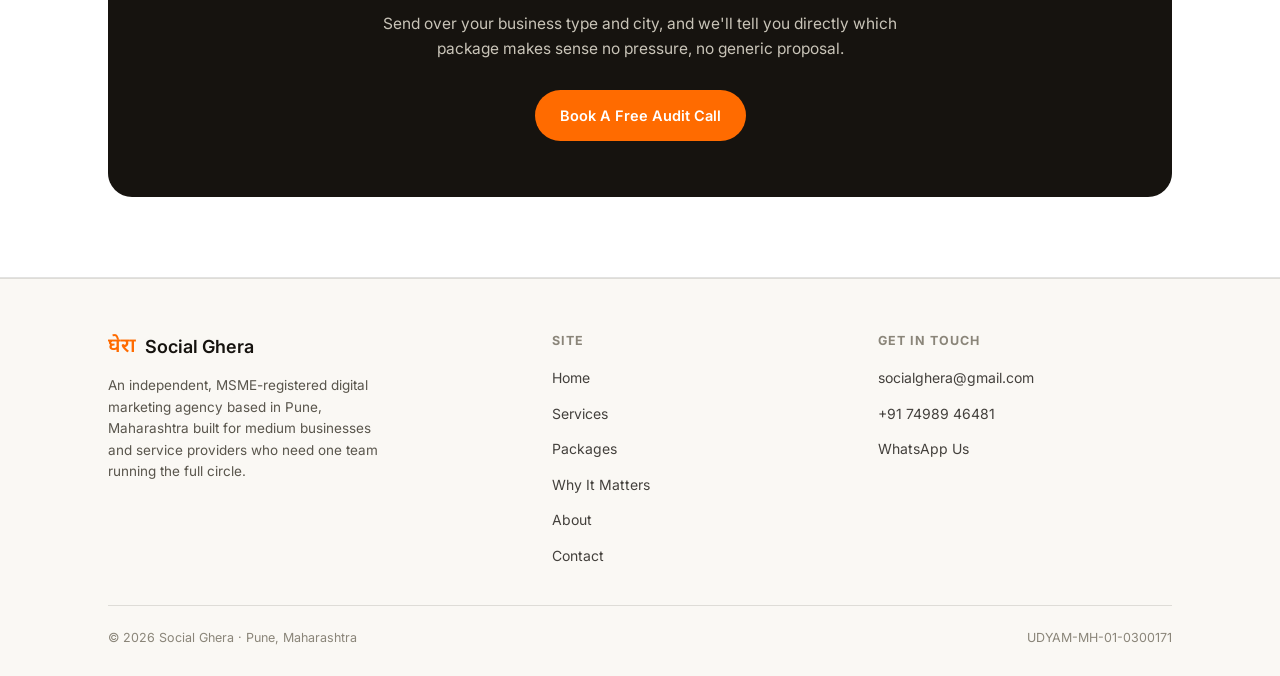
<file: packages.html>
<!DOCTYPE html>
<html lang="en">
<head>
<meta charset="UTF-8">
<meta name="viewport" content="width=device-width, initial-scale=1.0">
<title>Packages - Social Ghera</title>
<meta name="description" content="Three starting packages for medium businesses and service providers, each scoped to your business after a free discovery call.">
<link rel="icon" href="data:image/svg+xml,%3Csvg xmlns='http://www.w3.org/2000/svg' viewBox='0 0 32 32'%3E%3Crect width='32' height='32' rx='8' fill='%2316130F'/%3E%3Cpath d='M16 6 A10 10 0 1 1 6 16' fill='none' stroke='%23FF6B00' stroke-width='3.2' stroke-linecap='round'/%3E%3C/svg%3E">
<link rel="preconnect" href="https://fonts.googleapis.com">
<link rel="preconnect" href="https://fonts.gstatic.com" crossorigin>
<link href="https://fonts.googleapis.com/css2?family=Space+Grotesk:wght@500;600;700&family=Inter:wght@400;500;600&family=Noto+Sans+Devanagari:wght@600;700&display=swap" rel="stylesheet">
<link rel="stylesheet" href="style.css">
</head>
<body>

<nav>
  <div class="nav-inner">
    <a class="logo" href="index.html"><span class="deva">घेरा</span>Social Ghera</a>
    <ul class="nav-links">
      <li><a href="index.html">Home</a></li>
      <li><a href="services.html">Services</a></li>
      <li><a href="packages.html" aria-current="page">Packages</a></li>
      <li><a href="why-it-matters.html">Why It Matters</a></li>
      <li><a href="about.html">About</a></li>
    </ul>
    <a class="nav-cta" href="contact.html">Get In Touch</a>
    <button class="nav-toggle" aria-label="Toggle menu" aria-expanded="false">
      <span></span><span></span><span></span>
    </button>
  </div>
  <div class="nav-mobile">
    <a href="index.html">Home</a>
    <a href="services.html">Services</a>
    <a href="packages.html">Packages</a>
    <a href="why-it-matters.html">Why It Matters</a>
    <a href="about.html">About</a>
    <a href="contact.html">Contact</a>
  </div>
</nav>

<section class="hero small">
  <svg class="ring-field" viewBox="0 0 620 620" xmlns="http://www.w3.org/2000/svg" aria-hidden="true">
    <g class="ring-spin">
      <circle cx="310" cy="310" r="290" stroke-width="1.2" opacity="0.7"/>
      <circle cx="310" cy="310" r="290" stroke-width="6" stroke-dasharray="8 22" opacity="0.35"/>
    </g>
    <g class="ring-spin-rev">
      <circle cx="310" cy="310" r="210" stroke-width="1.2" opacity="0.6"/>
      <circle cx="310" cy="310" r="210" stroke-width="10" stroke-dasharray="2 26" opacity="0.4"/>
    </g>
    <circle cx="310" cy="310" r="130" stroke-width="1.2" opacity="0.7"/>
  </svg>
  <div class="wrap hero-inner">
    <div class="page-kicker">PACKAGES</div>
    <h1>Pricing built for medium businesses, not one-off gigs.</h1>
    <p class="lede">Three starting points each customised after a short discovery call, because a hospital and a manufacturing unit don't need the same scope. Think of this as a starting conversation, not a fixed menu.</p>
  </div>
</section>

<section class="tight">
  <div class="wrap">
    <div class="price-grid">

      <div class="price-card">
        <div class="tier">Foundation</div>
        <h3>Get the basics right</h3>
        <div class="price">₹20,000<span>/month, starting</span></div>
        <div class="price-note">+ ad spend, if applicable · scoped after a discovery call</div>
        <div class="who">For businesses building a proper social presence for the first time, or fixing an inconsistent one.</div>
        <ul>
          <li><svg width="16" height="16" viewBox="0 0 16 16"><path d="M3 8.5L6.5 12L13 4" stroke="#FF6B00" stroke-width="2" fill="none" stroke-linecap="round" stroke-linejoin="round"/></svg>Social media strategy &amp; monthly content calendar</li>
          <li><svg width="16" height="16" viewBox="0 0 16 16"><path d="M3 8.5L6.5 12L13 4" stroke="#FF6B00" stroke-width="2" fill="none" stroke-linecap="round" stroke-linejoin="round"/></svg>12 posts/reels per month, shot &amp; edited</li>
          <li><svg width="16" height="16" viewBox="0 0 16 16"><path d="M3 8.5L6.5 12L13 4" stroke="#FF6B00" stroke-width="2" fill="none" stroke-linecap="round" stroke-linejoin="round"/></svg>Instagram + Facebook management</li>
          <li><svg width="16" height="16" viewBox="0 0 16 16"><path d="M3 8.5L6.5 12L13 4" stroke="#FF6B00" stroke-width="2" fill="none" stroke-linecap="round" stroke-linejoin="round"/></svg>WhatsApp Business profile setup</li>
          <li><svg width="16" height="16" viewBox="0 0 16 16"><path d="M3 8.5L6.5 12L13 4" stroke="#FF6B00" stroke-width="2" fill="none" stroke-linecap="round" stroke-linejoin="round"/></svg>Monthly performance report</li>
        </ul>
        <a class="btn btn-ghost btn-block" href="contact.html">Start Here</a>
      </div>

      <div class="price-card featured">
        <div class="badge">Most Chosen</div>
        <div class="tier">Growth</div>
        <h3>Turn attention into enquiries</h3>
        <div class="price">₹35,000<span>/month, starting</span></div>
        <div class="price-note">+ ad spend · scoped after a discovery call</div>
        <div class="who">The most common starting point for hospitals, clinics and service providers ready to grow, not just be visible.</div>
        <ul>
          <li><svg width="16" height="16" viewBox="0 0 16 16"><path d="M3 8.5L6.5 12L13 4" stroke="#FF6B00" stroke-width="2" fill="none" stroke-linecap="round" stroke-linejoin="round"/></svg>Everything in Foundation</li>
          <li><svg width="16" height="16" viewBox="0 0 16 16"><path d="M3 8.5L6.5 12L13 4" stroke="#FF6B00" stroke-width="2" fill="none" stroke-linecap="round" stroke-linejoin="round"/></svg>Meta &amp; Google Ads management</li>
          <li><svg width="16" height="16" viewBox="0 0 16 16"><path d="M3 8.5L6.5 12L13 4" stroke="#FF6B00" stroke-width="2" fill="none" stroke-linecap="round" stroke-linejoin="round"/></svg>WhatsApp auto-reply &amp; enquiry flow</li>
          <li><svg width="16" height="16" viewBox="0 0 16 16"><path d="M3 8.5L6.5 12L13 4" stroke="#FF6B00" stroke-width="2" fill="none" stroke-linecap="round" stroke-linejoin="round"/></svg>Google Business Profile optimisation</li>
          <li><svg width="16" height="16" viewBox="0 0 16 16"><path d="M3 8.5L6.5 12L13 4" stroke="#FF6B00" stroke-width="2" fill="none" stroke-linecap="round" stroke-linejoin="round"/></svg>Dedicated monthly content shoot day</li>
          <li><svg width="16" height="16" viewBox="0 0 16 16"><path d="M3 8.5L6.5 12L13 4" stroke="#FF6B00" stroke-width="2" fill="none" stroke-linecap="round" stroke-linejoin="round"/></svg>Bi-weekly strategy calls</li>
        </ul>
        <a class="btn btn-primary btn-block" href="contact.html">Start Here</a>
      </div>

      <div class="price-card">
        <div class="tier">Full Circle</div>
        <h3>One team, everything</h3>
        <div class="price">Custom<span>&nbsp;</span></div>
        <div class="price-note">Scoped after an on-site audit</div>
        <div class="who">For businesses that want one accountable team running social, ads, website, automation and branding together.</div>
        <ul>
          <li><svg width="16" height="16" viewBox="0 0 16 16"><path d="M3 8.5L6.5 12L13 4" stroke="#FF6B00" stroke-width="2" fill="none" stroke-linecap="round" stroke-linejoin="round"/></svg>Everything in Growth</li>
          <li><svg width="16" height="16" viewBox="0 0 16 16"><path d="M3 8.5L6.5 12L13 4" stroke="#FF6B00" stroke-width="2" fill="none" stroke-linecap="round" stroke-linejoin="round"/></svg>Website design &amp; ongoing maintenance</li>
          <li><svg width="16" height="16" viewBox="0 0 16 16"><path d="M3 8.5L6.5 12L13 4" stroke="#FF6B00" stroke-width="2" fill="none" stroke-linecap="round" stroke-linejoin="round"/></svg>Branding &amp; visual identity system</li>
          <li><svg width="16" height="16" viewBox="0 0 16 16"><path d="M3 8.5L6.5 12L13 4" stroke="#FF6B00" stroke-width="2" fill="none" stroke-linecap="round" stroke-linejoin="round"/></svg>Advanced WhatsApp / reception automation</li>
          <li><svg width="16" height="16" viewBox="0 0 16 16"><path d="M3 8.5L6.5 12L13 4" stroke="#FF6B00" stroke-width="2" fill="none" stroke-linecap="round" stroke-linejoin="round"/></svg>Sponsorship &amp; partnership strategy</li>
          <li><svg width="16" height="16" viewBox="0 0 16 16"><path d="M3 8.5L6.5 12L13 4" stroke="#FF6B00" stroke-width="2" fill="none" stroke-linecap="round" stroke-linejoin="round"/></svg>Priority, founder-level support</li>
        </ul>
        <a class="btn btn-ghost btn-block" href="contact.html">Start Here</a>
      </div>

    </div>

    <div class="price-note-block">
      <svg width="18" height="18" viewBox="0 0 18 18"><circle cx="9" cy="9" r="7.5" fill="none" stroke="#8A8579" stroke-width="1.4"/><path d="M9 8v5M9 5.5v.01" stroke="#8A8579" stroke-width="1.6" stroke-linecap="round"/></svg>
      <span>Every package starts with a free audit of your current online presence, so pricing reflects real scope not a generic tier. The numbers above are starting points and are confirmed after that call.</span>
    </div>
  </div>
</section>

<section class="alt">
  <div class="wrap">
    <div class="cta-band">
      <h2>Not sure which one fits?</h2>
      <p>Send over your business type and city, and we'll tell you directly which package makes sense no pressure, no generic proposal.</p>
      <div class="btn-row">
        <a class="btn btn-primary" href="contact.html">Book A Free Audit Call</a>
      </div>
    </div>
  </div>
</section>

<footer>
  <div class="wrap">
    <div class="footer-grid">
      <div class="footer-brand">
        <a class="logo" href="index.html"><span class="deva">घेरा</span>Social Ghera</a>
        <p>An independent, MSME-registered digital marketing agency based in Pune, Maharashtra built for medium businesses and service providers who need one team running the full circle.</p>
      </div>
      <div class="footer-col">
        <h4>Site</h4>
        <ul>
          <li><a href="index.html">Home</a></li>
          <li><a href="services.html">Services</a></li>
          <li><a href="packages.html">Packages</a></li>
          <li><a href="why-it-matters.html">Why It Matters</a></li>
          <li><a href="about.html">About</a></li>
          <li><a href="contact.html">Contact</a></li>
        </ul>
      </div>
      <div class="footer-col">
        <h4>Get In Touch</h4>
        <ul>
          <li><a href="mailto:socialghera@gmail.com">socialghera@gmail.com</a></li>
          <li><a href="tel:+917498946481">+91 74989 46481</a></li>
          <li><a href="https://wa.me/917498946481" target="_blank" rel="noopener">WhatsApp Us</a></li>
        </ul>
      </div>
    </div>
    <div class="footer-bottom">
      <span>© 2026 Social Ghera · Pune, Maharashtra</span>
      <span>UDYAM-MH-01-0300171</span>
    </div>
  </div>
</footer>
<script src="script.js"></script>
</body>
</html>
</file>
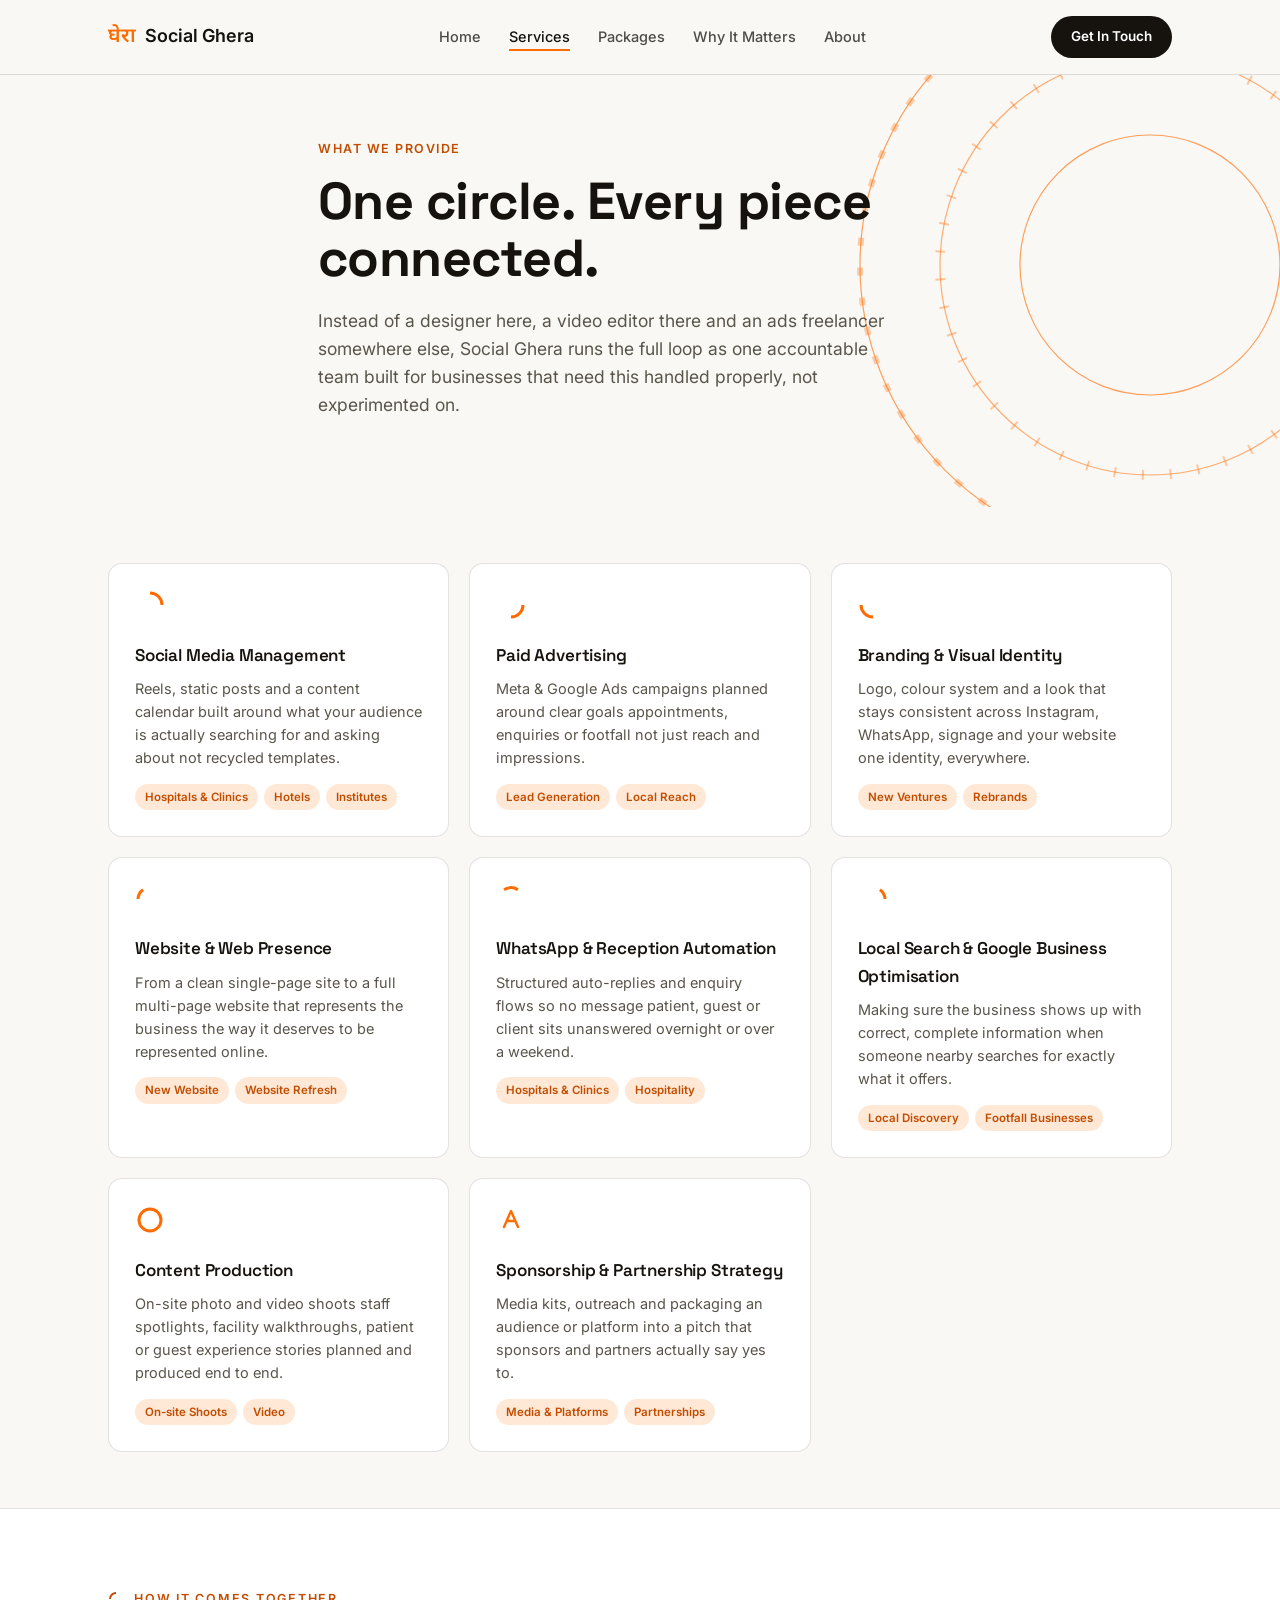
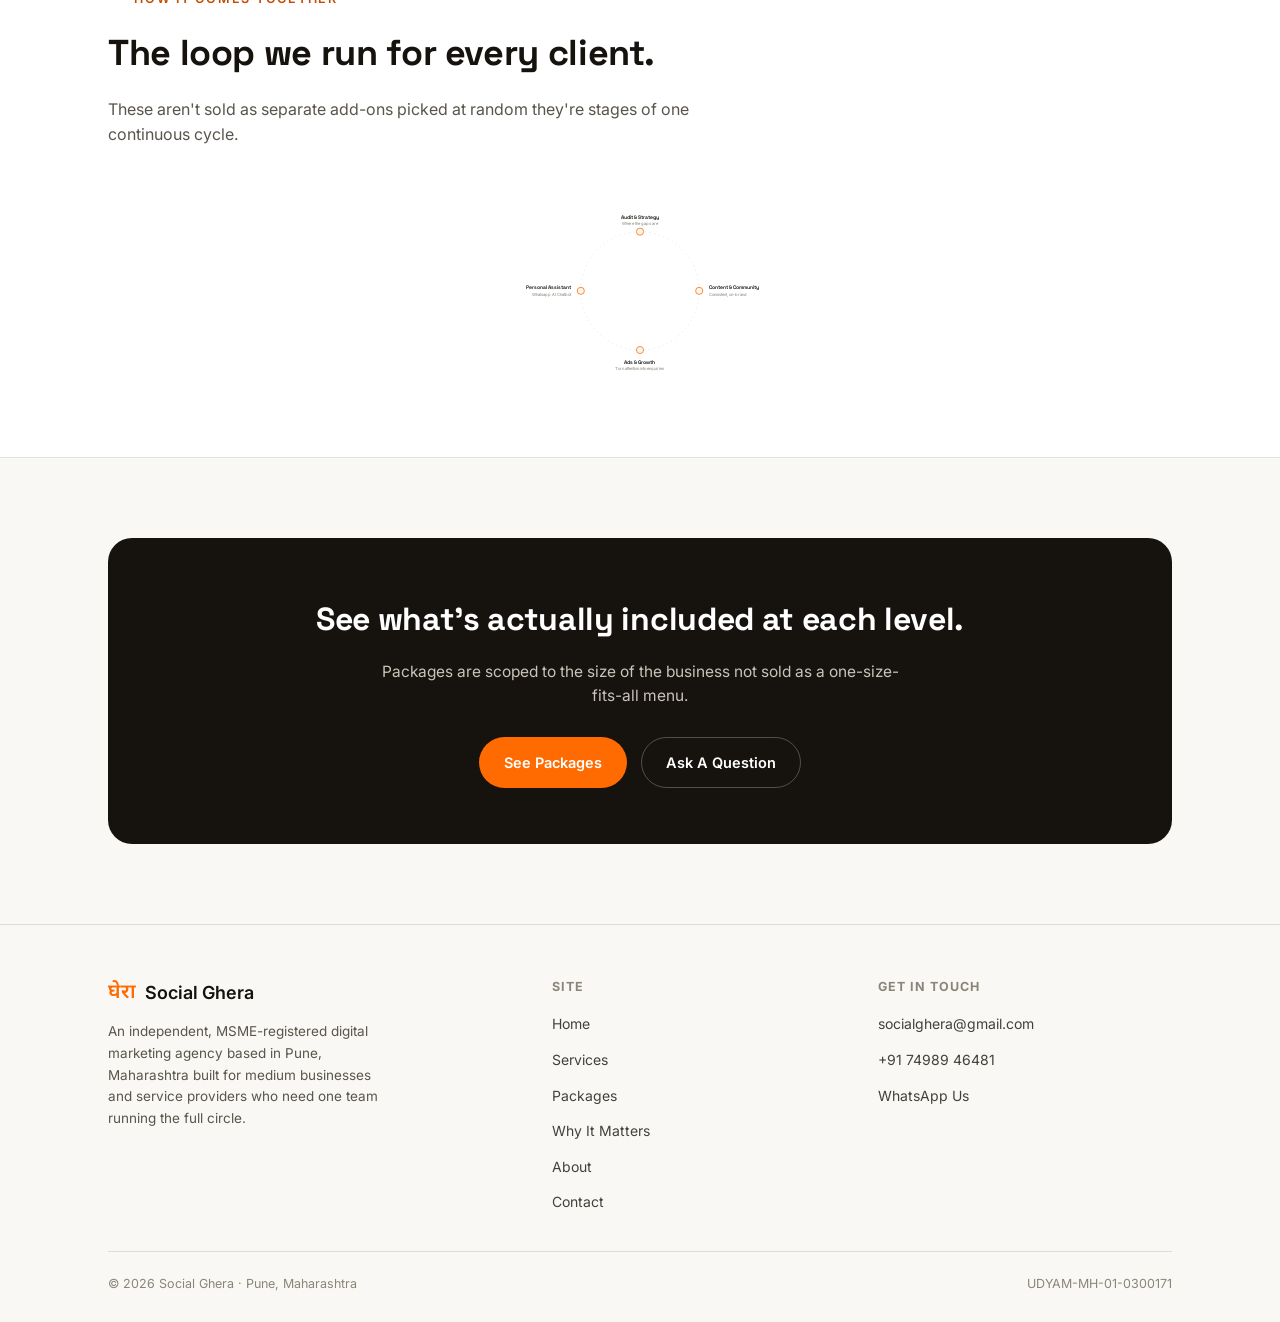
<file: services.html>
<!DOCTYPE html>
<html lang="en">
<head>
<meta charset="UTF-8">
<meta name="viewport" content="width=device-width, initial-scale=1.0">
<title>Services - Social Ghera</title>
<meta name="description" content="Social media management, paid advertising, branding, websites, WhatsApp automation, local SEO and content production — run as one connected system.">
<link rel="icon" href="data:image/svg+xml,%3Csvg xmlns='http://www.w3.org/2000/svg' viewBox='0 0 32 32'%3E%3Crect width='32' height='32' rx='8' fill='%2316130F'/%3E%3Cpath d='M16 6 A10 10 0 1 1 6 16' fill='none' stroke='%23FF6B00' stroke-width='3.2' stroke-linecap='round'/%3E%3C/svg%3E">
<link rel="preconnect" href="https://fonts.googleapis.com">
<link rel="preconnect" href="https://fonts.gstatic.com" crossorigin>
<link href="https://fonts.googleapis.com/css2?family=Space+Grotesk:wght@500;600;700&family=Inter:wght@400;500;600&family=Noto+Sans+Devanagari:wght@600;700&display=swap" rel="stylesheet">
<link rel="stylesheet" href="style.css">
</head>
<body>

<nav>
  <div class="nav-inner">
    <a class="logo" href="index.html"><span class="deva">घेरा</span>Social Ghera</a>
    <ul class="nav-links">
      <li><a href="index.html">Home</a></li>
      <li><a href="services.html" aria-current="page">Services</a></li>
      <li><a href="packages.html">Packages</a></li>
      <li><a href="why-it-matters.html">Why It Matters</a></li>
      <li><a href="about.html">About</a></li>
    </ul>
    <a class="nav-cta" href="contact.html">Get In Touch</a>
    <button class="nav-toggle" aria-label="Toggle menu" aria-expanded="false">
      <span></span><span></span><span></span>
    </button>
  </div>
  <div class="nav-mobile">
    <a href="index.html">Home</a>
    <a href="services.html">Services</a>
    <a href="packages.html">Packages</a>
    <a href="why-it-matters.html">Why It Matters</a>
    <a href="about.html">About</a>
    <a href="contact.html">Contact</a>
  </div>
</nav>

<section class="hero small">
  <svg class="ring-field" viewBox="0 0 620 620" xmlns="http://www.w3.org/2000/svg" aria-hidden="true">
    <g class="ring-spin">
      <circle cx="310" cy="310" r="290" stroke-width="1.2" opacity="0.7"/>
      <circle cx="310" cy="310" r="290" stroke-width="6" stroke-dasharray="8 22" opacity="0.35"/>
    </g>
    <g class="ring-spin-rev">
      <circle cx="310" cy="310" r="210" stroke-width="1.2" opacity="0.6"/>
      <circle cx="310" cy="310" r="210" stroke-width="10" stroke-dasharray="2 26" opacity="0.4"/>
    </g>
    <circle cx="310" cy="310" r="130" stroke-width="1.2" opacity="0.7"/>
  </svg>
  <div class="wrap hero-inner">
    <div class="page-kicker">WHAT WE PROVIDE</div>
    <h1>One circle. Every piece connected.</h1>
    <p class="lede">Instead of a designer here, a video editor there and an ads freelancer somewhere else, Social Ghera runs the full loop as one accountable team built for businesses that need this handled properly, not experimented on.</p>
  </div>
</section>

<section class="tight">
  <div class="wrap">
    <div class="grid-3">

      <div class="card">
        <div class="icon"><svg width="30" height="30" viewBox="0 0 30 30"><path d="M15 3 A12 12 0 0 1 27 15" fill="none" stroke="#FF6B00" stroke-width="3"/></svg></div>
        <h3>Social Media Management</h3>
        <p>Reels, static posts and a content calendar built around what your audience is actually searching for and asking about not recycled templates.</p>
        <div class="tag-row"><span class="tag-pill">Hospitals &amp; Clinics</span><span class="tag-pill">Hotels</span><span class="tag-pill">Institutes</span></div>
      </div>

      <div class="card">
        <div class="icon"><svg width="30" height="30" viewBox="0 0 30 30"><path d="M27 15 A12 12 0 0 1 15 27" fill="none" stroke="#FF6B00" stroke-width="3"/></svg></div>
        <h3>Paid Advertising</h3>
        <p>Meta &amp; Google Ads campaigns planned around clear goals appointments, enquiries or footfall not just reach and impressions.</p>
        <div class="tag-row"><span class="tag-pill">Lead Generation</span><span class="tag-pill">Local Reach</span></div>
      </div>

      <div class="card">
        <div class="icon"><svg width="30" height="30" viewBox="0 0 30 30"><path d="M15 27 A12 12 0 0 1 3 15" fill="none" stroke="#FF6B00" stroke-width="3"/></svg></div>
        <h3>Branding &amp; Visual Identity</h3>
        <p>Logo, colour system and a look that stays consistent across Instagram, WhatsApp, signage and your website one identity, everywhere.</p>
        <div class="tag-row"><span class="tag-pill">New Ventures</span><span class="tag-pill">Rebrands</span></div>
      </div>

      <div class="card">
        <div class="icon"><svg width="30" height="30" viewBox="0 0 30 30"><path d="M3 15 A12 12 0 0 1 8.1 5.8" fill="none" stroke="#FF6B00" stroke-width="3"/></svg></div>
        <h3>Website &amp; Web Presence</h3>
        <p>From a clean single-page site to a full multi-page website that represents the business the way it deserves to be represented online.</p>
        <div class="tag-row"><span class="tag-pill">New Website</span><span class="tag-pill">Website Refresh</span></div>
      </div>

      <div class="card">
        <div class="icon"><svg width="30" height="30" viewBox="0 0 30 30"><path d="M8.1 5.8 A12 12 0 0 1 21.9 5.8" fill="none" stroke="#FF6B00" stroke-width="3"/></svg></div>
        <h3>WhatsApp &amp; Reception Automation</h3>
        <p>Structured auto-replies and enquiry flows so no message patient, guest or client sits unanswered overnight or over a weekend.</p>
        <div class="tag-row"><span class="tag-pill">Hospitals &amp; Clinics</span><span class="tag-pill">Hospitality</span></div>
      </div>

      <div class="card">
        <div class="icon"><svg width="30" height="30" viewBox="0 0 30 30"><path d="M21.9 5.8 A12 12 0 0 1 27 15" fill="none" stroke="#FF6B00" stroke-width="3"/></svg></div>
        <h3>Local Search &amp; Google Business Optimisation</h3>
        <p>Making sure the business shows up with correct, complete information when someone nearby searches for exactly what it offers.</p>
        <div class="tag-row"><span class="tag-pill">Local Discovery</span><span class="tag-pill">Footfall Businesses</span></div>
      </div>

      <div class="card">
        <div class="icon"><svg width="30" height="30" viewBox="0 0 30 30"><circle cx="15" cy="15" r="11" fill="none" stroke="#FF6B00" stroke-width="3"/></svg></div>
        <h3>Content Production</h3>
        <p>On-site photo and video shoots staff spotlights, facility walkthroughs, patient or guest experience stories planned and produced end to end.</p>
        <div class="tag-row"><span class="tag-pill">On-site Shoots</span><span class="tag-pill">Video</span></div>
      </div>

      <div class="card">
        <div class="icon"><svg width="30" height="30" viewBox="0 0 30 30"><path d="M8 22 L15 6 L22 22 M11 16 L19 16" stroke="#FF6B00" stroke-width="2.4" fill="none" stroke-linecap="round" stroke-linejoin="round"/></svg></div>
        <h3>Sponsorship &amp; Partnership Strategy</h3>
        <p>Media kits, outreach and packaging an audience or platform into a pitch that sponsors and partners actually say yes to.</p>
        <div class="tag-row"><span class="tag-pill">Media &amp; Platforms</span><span class="tag-pill">Partnerships</span></div>
      </div>

    </div>
  </div>
</section>

<section class="alt">
  <div class="wrap">
    <div class="section-head">
      <div class="eyebrow"><svg class="arc-mark" viewBox="0 0 16 16"><path d="M2 8 A6 6 0 0 1 8 2" fill="none" stroke="currentColor" stroke-width="2"/></svg>HOW IT COMES TOGETHER</div>
      <h2>The loop we run for every client.</h2>
      <p>These aren't sold as separate add-ons picked at random they're stages of one continuous cycle.</p>
    </div>
    <div class="loop-wrap">
    <div class="loop-wrap">
  <svg class="loop" viewBox="0 0 760 440" xmlns="http://www.w3.org/2000/svg">
    <path class="track" d="M380 70 A150 150 0 1 1 379 70" fill="none" stroke="currentColor"/>
    <circle class="node" cx="380" cy="70" r="9"/>
    <circle class="node" cx="530" cy="220" r="9"/>
    <circle class="node" cx="380" cy="370" r="9"/>
    <circle class="node" cx="230" cy="220" r="9"/>
    <text x="380" y="38" text-anchor="middle">Audit &amp; Strategy</text>
    <text x="380" y="54" text-anchor="middle" class="sub">Where the gaps are</text>
    <text x="555" y="216" text-anchor="start">Content &amp; Community</text>
    <text x="555" y="232" text-anchor="start" class="sub">Consistent, on-brand</text>
    <text x="380" y="405" text-anchor="middle">Ads &amp; Growth</text>
    <text x="380" y="420" text-anchor="middle" class="sub">Turn attention into enquiries</text>
    <text x="205" y="216" text-anchor="end">Personal Assistant</text>
    <text x="205" y="232" text-anchor="end" class="sub">Whatsapp AI Chatbot</text>
  </svg>
</div>
  </div>
</section>

<section>
  <div class="wrap">
    <div class="cta-band">
      <h2>See what's actually included at each level.</h2>
      <p>Packages are scoped to the size of the business not sold as a one-size-fits-all menu.</p>
      <div class="btn-row">
        <a class="btn btn-primary" href="packages.html">See Packages</a>
        <a class="btn btn-ghost" href="contact.html">Ask A Question</a>
      </div>
    </div>
  </div>
</section>

<footer>
  <div class="wrap">
    <div class="footer-grid">
      <div class="footer-brand">
        <a class="logo" href="index.html"><span class="deva">घेरा</span>Social Ghera</a>
        <p>An independent, MSME-registered digital marketing agency based in Pune, Maharashtra built for medium businesses and service providers who need one team running the full circle.</p>
      </div>
      <div class="footer-col">
        <h4>Site</h4>
        <ul>
          <li><a href="index.html">Home</a></li>
          <li><a href="services.html">Services</a></li>
          <li><a href="packages.html">Packages</a></li>
          <li><a href="why-it-matters.html">Why It Matters</a></li>
          <li><a href="about.html">About</a></li>
          <li><a href="contact.html">Contact</a></li>
        </ul>
      </div>
      <div class="footer-col">
        <h4>Get In Touch</h4>
        <ul>
          <li><a href="mailto:socialghera@gmail.com">socialghera@gmail.com</a></li>
          <li><a href="tel:+917498946481">+91 74989 46481</a></li>
          <li><a href="https://wa.me/917498946481" target="_blank" rel="noopener">WhatsApp Us</a></li>
        </ul>
      </div>
    </div>
    <div class="footer-bottom">
      <span>© 2026 Social Ghera · Pune, Maharashtra</span>
      <span>UDYAM-MH-01-0300171</span>
    </div>
  </div>
</footer>
<script src="script.js"></script>
</body>
</html>
</file>
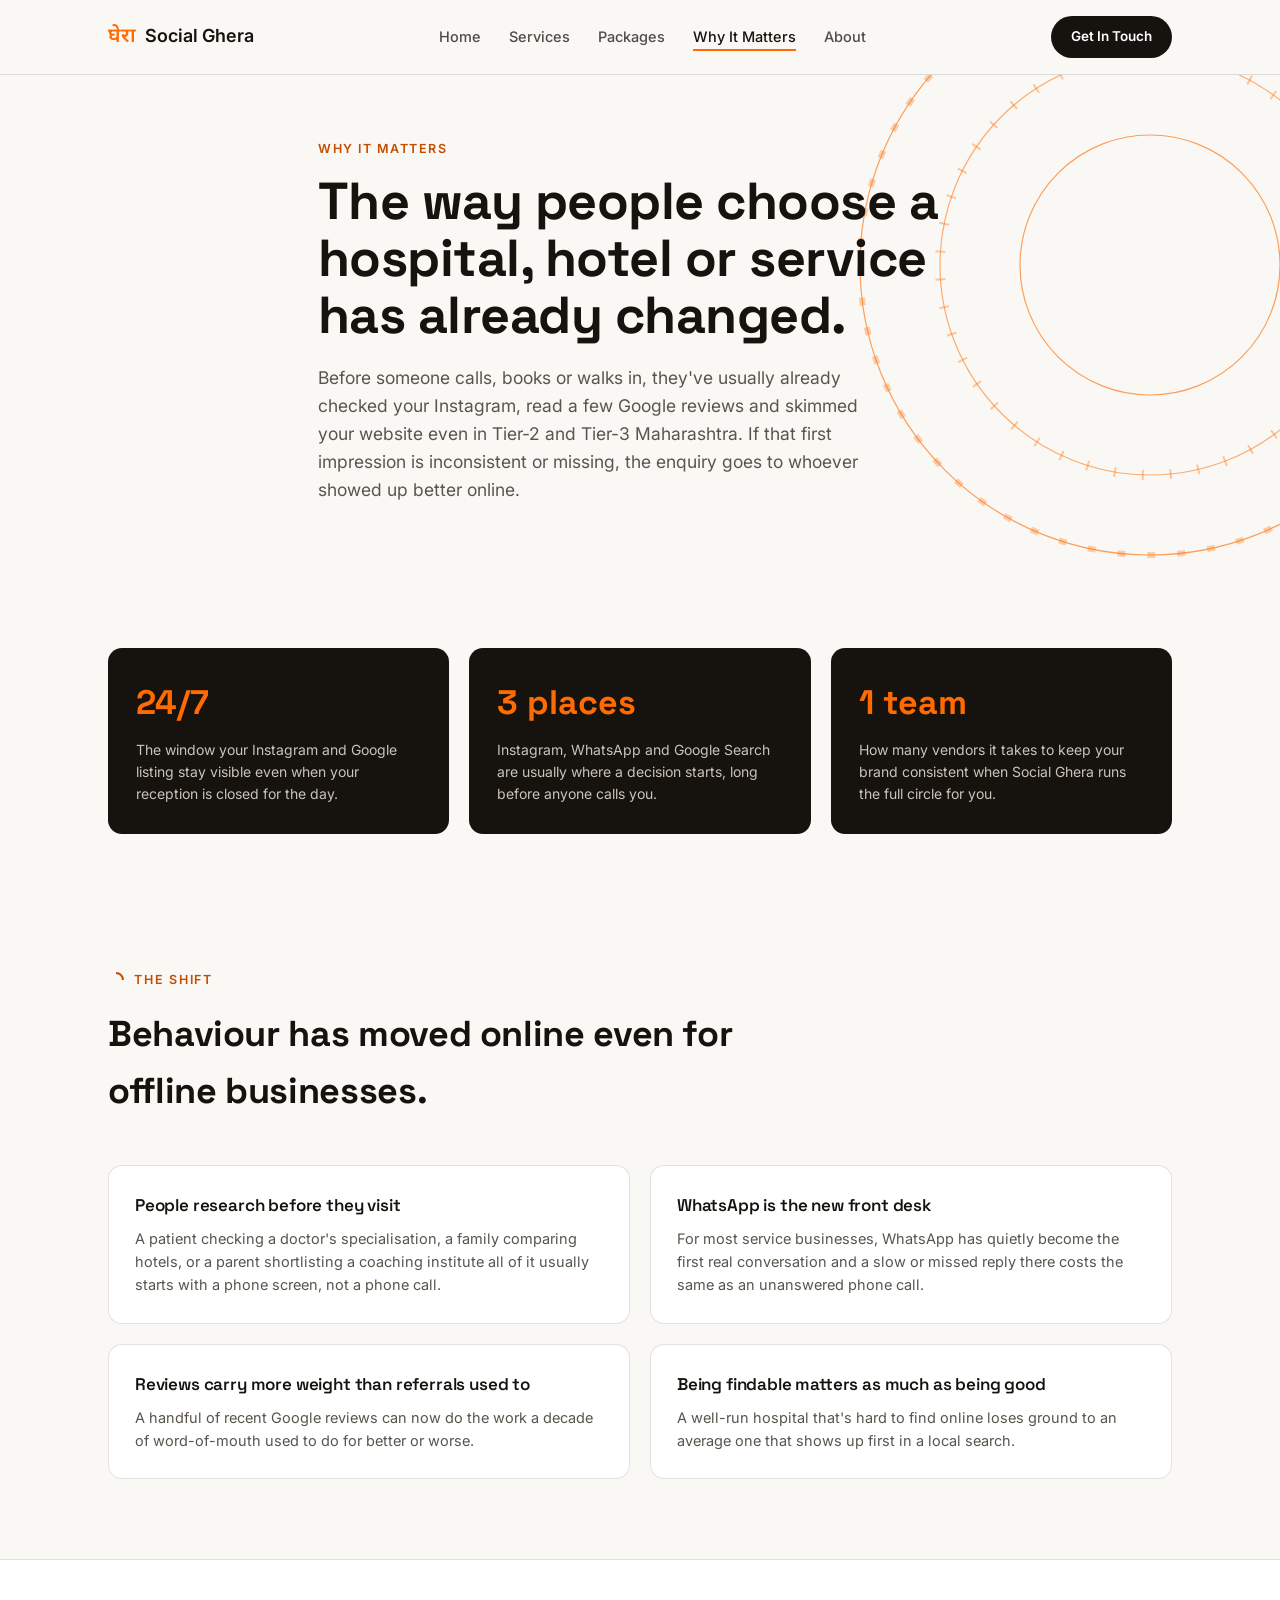
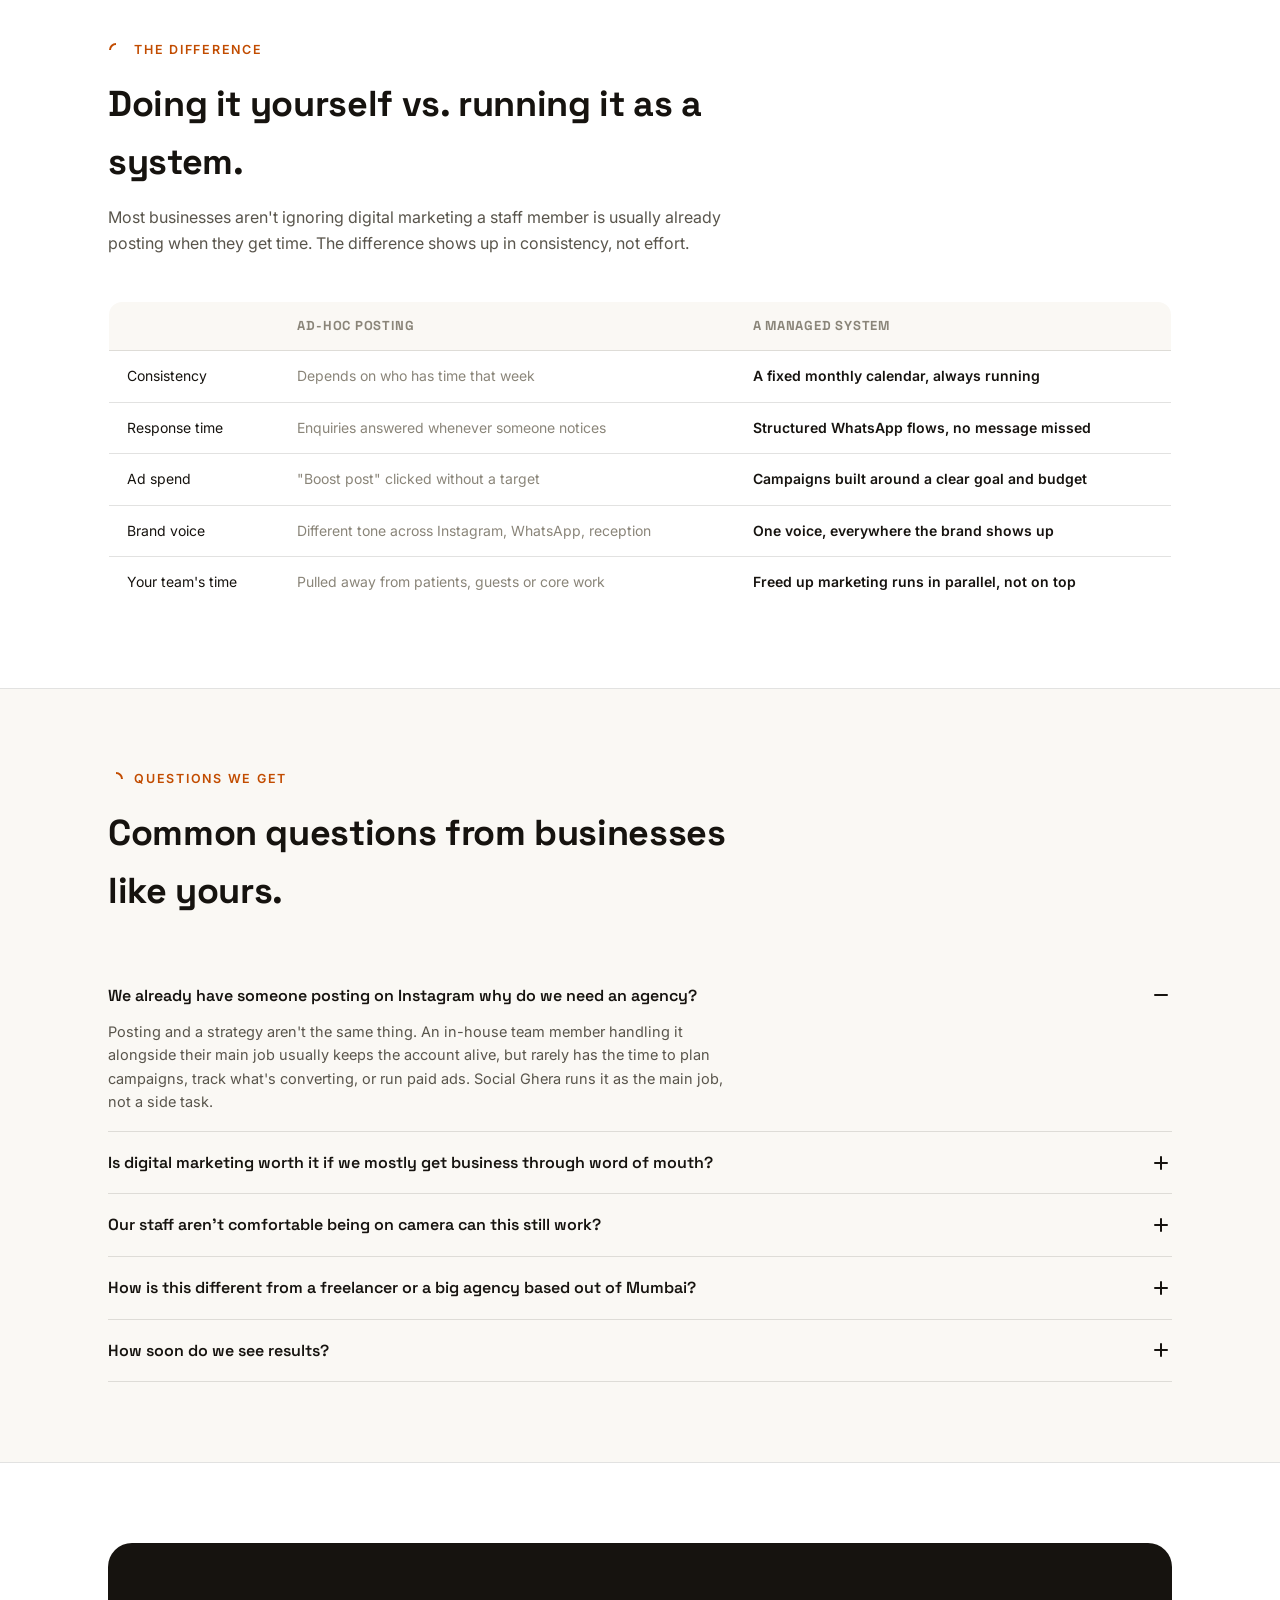
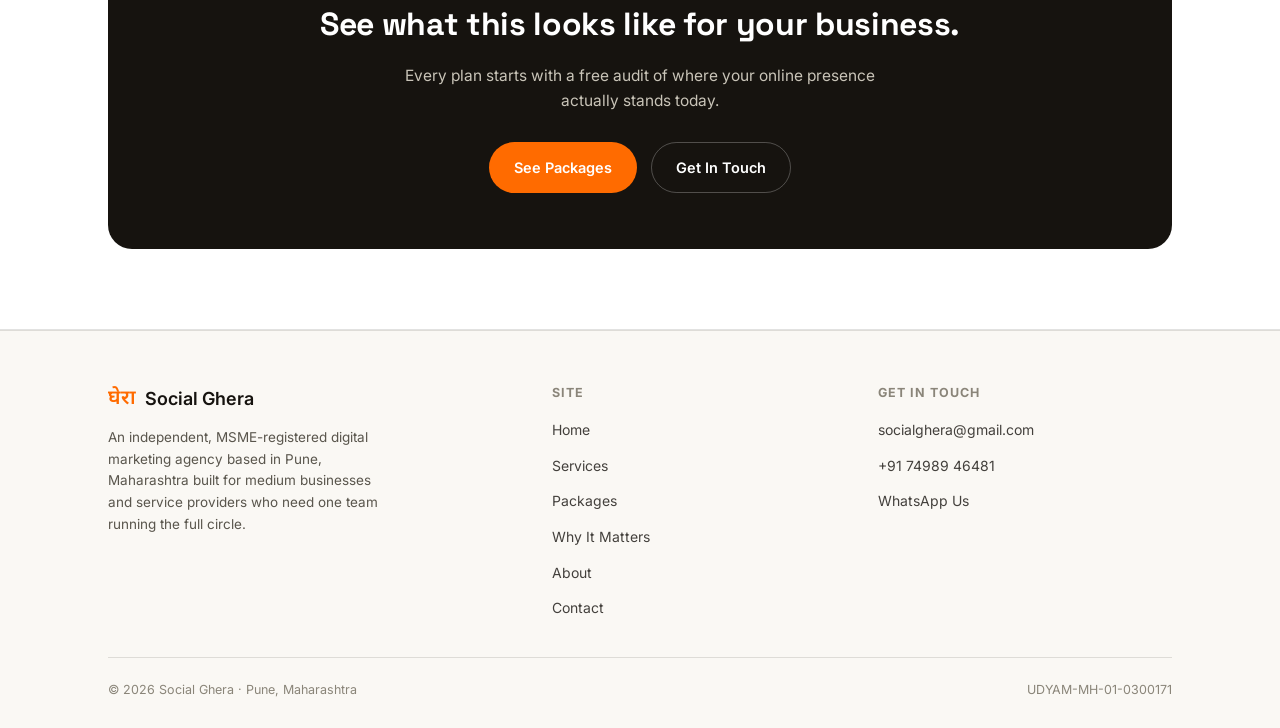
<file: why-it-matters.html>
<!DOCTYPE html>
<html lang="en">
<head>
<meta charset="UTF-8">
<meta name="viewport" content="width=device-width, initial-scale=1.0">
<title>Why It Matters Social Ghera</title>
<meta name="description" content="Why digital and social media marketing matters for medium businesses and service providers in Maharashtra right now and what changes when you run it as a system.">
<link rel="icon" href="data:image/svg+xml,%3Csvg xmlns='http://www.w3.org/2000/svg' viewBox='0 0 32 32'%3E%3Crect width='32' height='32' rx='8' fill='%2316130F'/%3E%3Cpath d='M16 6 A10 10 0 1 1 6 16' fill='none' stroke='%23FF6B00' stroke-width='3.2' stroke-linecap='round'/%3E%3C/svg%3E">
<link rel="preconnect" href="https://fonts.googleapis.com">
<link rel="preconnect" href="https://fonts.gstatic.com" crossorigin>
<link href="https://fonts.googleapis.com/css2?family=Space+Grotesk:wght@500;600;700&family=Inter:wght@400;500;600&family=Noto+Sans+Devanagari:wght@600;700&display=swap" rel="stylesheet">
<link rel="stylesheet" href="style.css">
</head>
<body>

<nav>
  <div class="nav-inner">
    <a class="logo" href="index.html"><span class="deva">घेरा</span>Social Ghera</a>
    <ul class="nav-links">
      <li><a href="index.html">Home</a></li>
      <li><a href="services.html">Services</a></li>
      <li><a href="packages.html">Packages</a></li>
      <li><a href="why-it-matters.html" aria-current="page">Why It Matters</a></li>
      <li><a href="about.html">About</a></li>
    </ul>
    <a class="nav-cta" href="contact.html">Get In Touch</a>
    <button class="nav-toggle" aria-label="Toggle menu" aria-expanded="false">
      <span></span><span></span><span></span>
    </button>
  </div>
  <div class="nav-mobile">
    <a href="index.html">Home</a>
    <a href="services.html">Services</a>
    <a href="packages.html">Packages</a>
    <a href="why-it-matters.html">Why It Matters</a>
    <a href="about.html">About</a>
    <a href="contact.html">Contact</a>
  </div>
</nav>

<section class="hero small">
  <svg class="ring-field" viewBox="0 0 620 620" xmlns="http://www.w3.org/2000/svg" aria-hidden="true">
    <g class="ring-spin">
      <circle cx="310" cy="310" r="290" stroke-width="1.2" opacity="0.7"/>
      <circle cx="310" cy="310" r="290" stroke-width="6" stroke-dasharray="8 22" opacity="0.35"/>
    </g>
    <g class="ring-spin-rev">
      <circle cx="310" cy="310" r="210" stroke-width="1.2" opacity="0.6"/>
      <circle cx="310" cy="310" r="210" stroke-width="10" stroke-dasharray="2 26" opacity="0.4"/>
    </g>
    <circle cx="310" cy="310" r="130" stroke-width="1.2" opacity="0.7"/>
  </svg>
  <div class="wrap hero-inner">
    <div class="page-kicker">WHY IT MATTERS</div>
    <h1>The way people choose a hospital, hotel or service has already changed.</h1>
    <p class="lede">Before someone calls, books or walks in, they've usually already checked your Instagram, read a few Google reviews and skimmed your website even in Tier-2 and Tier-3 Maharashtra. If that first impression is inconsistent or missing, the enquiry goes to whoever showed up better online.</p>
  </div>
</section>

<section class="tight">
  <div class="wrap">
    <div class="stat-grid">
      <div class="stat-card"><div class="num">24/7</div><p>The window your Instagram and Google listing stay visible even when your reception is closed for the day.</p></div>
      <div class="stat-card"><div class="num">3 places</div><p>Instagram, WhatsApp and Google Search are usually where a decision starts, long before anyone calls you.</p></div>
      <div class="stat-card"><div class="num">1 team</div><p>How many vendors it takes to keep your brand consistent when Social Ghera runs the full circle for you.</p></div>
    </div>
  </div>
</section>

<section>
  <div class="wrap">
    <div class="section-head">
      <div class="eyebrow"><svg class="arc-mark" viewBox="0 0 16 16"><path d="M8 1 A7 7 0 0 1 15 8" fill="none" stroke="currentColor" stroke-width="2"/></svg>THE SHIFT</div>
      <h2>Behaviour has moved online even for offline businesses.</h2>
    </div>
    <div class="grid-2">
      <div class="card"><h3>People research before they visit</h3><p>A patient checking a doctor's specialisation, a family comparing hotels, or a parent shortlisting a coaching institute all of it usually starts with a phone screen, not a phone call.</p></div>
      <div class="card"><h3>WhatsApp is the new front desk</h3><p>For most service businesses, WhatsApp has quietly become the first real conversation and a slow or missed reply there costs the same as an unanswered phone call.</p></div>
      <div class="card"><h3>Reviews carry more weight than referrals used to</h3><p>A handful of recent Google reviews can now do the work a decade of word-of-mouth used to do for better or worse.</p></div>
      <div class="card"><h3>Being findable matters as much as being good</h3><p>A well-run hospital that's hard to find online loses ground to an average one that shows up first in a local search.</p></div>
    </div>
  </div>
</section>

<section class="alt">
  <div class="wrap">
    <div class="section-head">
      <div class="eyebrow"><svg class="arc-mark" viewBox="0 0 16 16"><path d="M2 8 A6 6 0 0 1 8 2" fill="none" stroke="currentColor" stroke-width="2"/></svg>THE DIFFERENCE</div>
      <h2>Doing it yourself vs. running it as a system.</h2>
      <p>Most businesses aren't ignoring digital marketing a staff member is usually already posting when they get time. The difference shows up in consistency, not effort.</p>
    </div>
    <div class="table-wrap">
      <table class="compare">
        <thead>
          <tr><th>&nbsp;</th><th>Ad-hoc posting</th><th>A managed system</th></tr>
        </thead>
        <tbody>
          <tr><td>Consistency</td><td class="bad">Depends on who has time that week</td><td class="good">A fixed monthly calendar, always running</td></tr>
          <tr><td>Response time</td><td class="bad">Enquiries answered whenever someone notices</td><td class="good">Structured WhatsApp flows, no message missed</td></tr>
          <tr><td>Ad spend</td><td class="bad">"Boost post" clicked without a target</td><td class="good">Campaigns built around a clear goal and budget</td></tr>
          <tr><td>Brand voice</td><td class="bad">Different tone across Instagram, WhatsApp, reception</td><td class="good">One voice, everywhere the brand shows up</td></tr>
          <tr><td>Your team's time</td><td class="bad">Pulled away from patients, guests or core work</td><td class="good">Freed up marketing runs in parallel, not on top</td></tr>
        </tbody>
      </table>
    </div>
  </div>
</section>

<section>
  <div class="wrap">
    <div class="section-head">
      <div class="eyebrow"><svg class="arc-mark" viewBox="0 0 16 16"><path d="M8 2 A6 6 0 0 1 14 8" fill="none" stroke="currentColor" stroke-width="2"/></svg>QUESTIONS WE GET</div>
      <h2>Common questions from businesses like yours.</h2>
    </div>

    <details class="faq-item" open>
      <summary>We already have someone posting on Instagram why do we need an agency?<span class="plus"></span></summary>
      <p>Posting and a strategy aren't the same thing. An in-house team member handling it alongside their main job usually keeps the account alive, but rarely has the time to plan campaigns, track what's converting, or run paid ads. Social Ghera runs it as the main job, not a side task.</p>
    </details>
    <details class="faq-item">
      <summary>Is digital marketing worth it if we mostly get business through word of mouth?<span class="plus"></span></summary>
      <p>Word of mouth still starts the conversation but the person hearing about you almost always checks your Instagram or Google listing before acting on it. A weak online presence can quietly undo a strong referral.</p>
    </details>
    <details class="faq-item">
      <summary>Our staff aren't comfortable being on camera can this still work?<span class="plus"></span></summary>
      <p>Yes. A lot of what works well for hospitals, institutes and service businesses is facility shots, informational content, patient or client experience stories told without staff on camera, and graphics-led posts. On-camera content is an option, never a requirement.</p>
    </details>
    <details class="faq-item">
      <summary>How is this different from a freelancer or a big agency based out of Mumbai?<span class="plus"></span></summary>
      <p>A freelancer usually can't cover strategy, content, ads and systems together. A large national agency covers all of it, but runs the same playbook across cities and rarely understands Tier-2/Tier-3 Maharashtra specifically. Social Ghera is built to sit in between full-circle, but local.</p>
    </details>
    <details class="faq-item">
      <summary>How soon do we see results?<span class="plus"></span></summary>
      <p>Consistent content and a cleaned-up online presence show up within the first month. Paid ads and enquiry growth typically need 6-8 weeks to properly optimise. We share a clear timeline before starting, so there are no surprises either way.</p>
    </details>

  </div>
</section>

<section class="alt">
  <div class="wrap">
    <div class="cta-band">
      <h2>See what this looks like for your business.</h2>
      <p>Every plan starts with a free audit of where your online presence actually stands today.</p>
      <div class="btn-row">
        <a class="btn btn-primary" href="packages.html">See Packages</a>
        <a class="btn btn-ghost" href="contact.html">Get In Touch</a>
      </div>
    </div>
  </div>
</section>

<footer>
  <div class="wrap">
    <div class="footer-grid">
      <div class="footer-brand">
        <a class="logo" href="index.html"><span class="deva">घेरा</span>Social Ghera</a>
        <p>An independent, MSME-registered digital marketing agency based in Pune, Maharashtra built for medium businesses and service providers who need one team running the full circle.</p>
      </div>
      <div class="footer-col">
        <h4>Site</h4>
        <ul>
          <li><a href="index.html">Home</a></li>
          <li><a href="services.html">Services</a></li>
          <li><a href="packages.html">Packages</a></li>
          <li><a href="why-it-matters.html">Why It Matters</a></li>
          <li><a href="about.html">About</a></li>
          <li><a href="contact.html">Contact</a></li>
        </ul>
      </div>
      <div class="footer-col">
        <h4>Get In Touch</h4>
        <ul>
          <li><a href="mailto:socialghera@gmail.com">socialghera@gmail.com</a></li>
          <li><a href="tel:+917498946481">+91 74989 46481</a></li>
          <li><a href="https://wa.me/917498946481" target="_blank" rel="noopener">WhatsApp Us</a></li>
        </ul>
      </div>
    </div>
    <div class="footer-bottom">
      <span>© 2026 Social Ghera · Pune, Maharashtra</span>
      <span>UDYAM-MH-01-0300171</span>
    </div>
  </div>
</footer>
<script src="script.js"></script>
</body>
</html>
</file>
<file: style.css>
/* ============================================================
   SOCIAL GHERA — shared stylesheet
   One file, linked by every page, so the whole site stays
   consistent and easy to edit from one place.
============================================================ */

:root{
  --bg:#FAF8F4;
  --ink:#16130F;
  --orange:#FF6B00;
  --orange-deep:#C24C00;
  --orange-soft:#FFE9D6;
  --grey:#59554C;
  --grey-soft:#8A8579;
  --line:rgba(22,19,15,0.12);
  --card:#FFFFFF;
  --radius:14px;
}
*{box-sizing:border-box; margin:0; padding:0;}
html{scroll-behavior:smooth;}
@media (prefers-reduced-motion: reduce){
  html{scroll-behavior:auto;}
  *{animation-duration:0.001ms !important; animation-iteration-count:1 !important; transition-duration:0.001ms !important;}
}
body{
  background:var(--bg);
  color:var(--ink);
  font-family:'Inter', sans-serif;
  line-height:1.6;
  overflow-x:hidden;
}
h1,h2,h3{font-family:'Space Grotesk', sans-serif; letter-spacing:-0.01em;}
.deva{font-family:'Noto Sans Devanagari', sans-serif;}
a{color:inherit;}
img{max-width:100%; display:block;}
.wrap{max-width:1120px; margin:0 auto; padding:0 28px;}
a:focus-visible, button:focus-visible, summary:focus-visible{outline:2.5px solid var(--orange); outline-offset:3px; border-radius:4px;}

.eyebrow{
  display:flex; align-items:center; gap:10px;
  font-size:12.5px; font-weight:600; letter-spacing:0.14em; text-transform:uppercase;
  color:var(--orange-deep); margin-bottom:16px;
}
.arc-mark{width:16px; height:16px; flex:none;}

/* ---------- NAV ---------- */
nav{
  position:sticky; top:0; z-index:50;
  background:rgba(250,248,244,0.92); backdrop-filter:blur(8px);
  border-bottom:1px solid var(--line);
}
.nav-inner{
  display:flex; align-items:center; justify-content:space-between;
  padding:16px 28px; max-width:1120px; margin:0 auto; gap:16px;
}
.logo{display:flex; align-items:center; gap:9px; font-weight:600; font-size:18px; text-decoration:none; flex:none;}
.logo .deva{color:var(--orange); font-size:20px;}
.nav-links{display:flex; gap:28px; list-style:none; font-size:14.5px; font-weight:500;}
.nav-links a{text-decoration:none; opacity:0.75; transition:opacity .15s; padding:4px 0;}
.nav-links a:hover, .nav-links a[aria-current="page"]{opacity:1;}
.nav-links a[aria-current="page"]{border-bottom:2px solid var(--orange);}
.nav-cta{
  background:var(--ink); color:#fff; padding:10px 20px; border-radius:100px;
  font-size:13.5px; font-weight:600; text-decoration:none; white-space:nowrap; flex:none;
  transition:transform .15s ease;
}
.nav-cta:hover{transform:translateY(-1px);}
.nav-toggle{
  display:none; flex:none; width:38px; height:38px; border-radius:10px; border:1.5px solid var(--line);
  background:transparent; cursor:pointer; align-items:center; justify-content:center; gap:4px; flex-direction:column;
}
.nav-toggle span{display:block; width:18px; height:2px; background:var(--ink); border-radius:2px; transition:transform .2s ease, opacity .2s ease;}
.nav-mobile{display:none; flex-direction:column; gap:2px; padding:6px 28px 18px; border-bottom:1px solid var(--line); background:var(--bg);}
.nav-mobile a{
  padding:12px 4px; text-decoration:none; font-size:15px; font-weight:500; color:var(--ink);
  border-bottom:1px solid var(--line);
}
.nav-mobile a:last-child{border-bottom:none;}
.nav-mobile.open{display:flex;}
@media (max-width:820px){
  .nav-links{display:none;}
  .nav-toggle{display:flex;}
}
body.nav-open .nav-toggle span:nth-child(1){transform:translateY(6px) rotate(45deg);}
body.nav-open .nav-toggle span:nth-child(2){opacity:0;}
body.nav-open .nav-toggle span:nth-child(3){transform:translateY(-6px) rotate(-45deg);}

/* ---------- HERO ---------- */
.hero{position:relative; padding:88px 0 72px; overflow:hidden;}
.hero.small{padding:64px 0 56px;}
.ring-field{position:absolute; right:-180px; top:-120px; width:620px; height:620px; z-index:0; opacity:0.9; pointer-events:none;}
@media (max-width:900px){ .ring-field{right:-260px; top:-60px; opacity:0.5;} }
.ring-field circle{fill:none; stroke:var(--orange);}
.ring-spin{animation:spin 60s linear infinite; transform-origin:310px 310px;}
.ring-spin-rev{animation:spin 80s linear infinite reverse; transform-origin:310px 310px;}
@keyframes spin{ to{ transform:rotate(360deg); } }
.hero-inner{position:relative; z-index:1; max-width:700px;}
.hero h1{font-size:clamp(32px,5vw,52px); font-weight:700; line-height:1.1; margin-bottom:20px;}
.hero h1 .deva{color:var(--orange);}
.hero p.lede{font-size:17.5px; color:var(--grey); max-width:580px; margin-bottom:32px;}
.eyebrow-tag{
  display:inline-flex; align-items:center; gap:8px; background:var(--orange-soft); color:var(--orange-deep);
  font-size:12.5px; font-weight:600; padding:7px 14px; border-radius:100px; margin-bottom:20px;
}

.btn-row{display:flex; gap:14px; flex-wrap:wrap;}
.btn{
  display:inline-flex; align-items:center; gap:8px;
  padding:13px 24px; border-radius:100px; font-weight:600; font-size:14.5px;
  text-decoration:none; transition:transform .15s ease, background .15s ease;
  border:1.5px solid transparent; cursor:pointer;
}
.btn:hover{transform:translateY(-1px);}
.btn-primary{background:var(--orange); color:#fff;}
.btn-primary:hover{background:var(--orange-deep);}
.btn-ghost{background:transparent; color:var(--ink); border-color:var(--line);}
.btn-ghost:hover{border-color:var(--ink);}
.btn-block{width:100%; justify-content:center;}

/* ---------- STRIP (industries / stats) ---------- */
.strip{border-top:1px solid var(--line); border-bottom:1px solid var(--line); padding:22px 0;}
.strip-inner{display:flex; gap:16px; align-items:center; flex-wrap:wrap;}
.strip-label{font-size:12.5px; font-weight:600; text-transform:uppercase; letter-spacing:0.12em; color:var(--grey-soft); white-space:nowrap;}
.strip-items{display:flex; gap:10px; flex-wrap:wrap;}
.chip{
  font-family:'Space Grotesk',sans-serif; font-weight:600; font-size:14px; color:var(--ink);
  background:var(--card); border:1px solid var(--line); padding:8px 16px; border-radius:100px;
}

section{padding:80px 0;}
section.tight{padding:56px 0;}
section.alt{background:var(--card); border-top:1px solid var(--line); border-bottom:1px solid var(--line);}
.section-head{max-width:640px; margin-bottom:44px;}
.section-head h2{font-size:clamp(26px,3.4vw,36px); font-weight:700;}
.section-head p{color:var(--grey); font-size:16px; margin-top:14px;}
.center{text-align:center; margin-left:auto; margin-right:auto;}

/* ---------- GRIDS / CARDS ---------- */
.grid-2{display:grid; grid-template-columns:repeat(2,1fr); gap:20px;}
.grid-3{display:grid; grid-template-columns:repeat(3,1fr); gap:20px;}
@media (max-width:860px){ .grid-3{grid-template-columns:repeat(2,1fr);} }
@media (max-width:700px){ .grid-2, .grid-3{grid-template-columns:1fr;} }

.card{background:var(--card); border:1px solid var(--line); border-radius:var(--radius); padding:26px;}
.card h3{font-size:17px; font-weight:600; margin-bottom:8px;}
.card p{font-size:14.5px; color:var(--grey);}
.card .icon{margin-bottom:14px;}
.card .tag-row{display:flex; gap:6px; flex-wrap:wrap; margin-top:14px;}
.tag-pill{font-size:11.5px; font-weight:600; color:var(--orange-deep); background:var(--orange-soft); padding:4px 10px; border-radius:100px;}

/* ---------- WHY / NUMBERED LIST ---------- */
.why-list{display:grid; grid-template-columns:repeat(2,1fr); gap:28px 40px;}
@media (max-width:700px){ .why-list{grid-template-columns:1fr;} }
.why-item{display:flex; gap:14px;}
.why-item .num{font-family:'Space Grotesk',sans-serif; font-weight:700; color:var(--orange); font-size:15px; flex:none; width:26px;}
.why-item h3{font-size:16px; font-weight:600; margin-bottom:6px;}
.why-item p{font-size:14px; color:var(--grey);}

/* ---------- PROCESS LOOP ---------- */
.loop-wrap{display:flex; justify-content:center; margin-top:12px;}
.loop{width:100%; max-width:560px; height:auto;}
.loop text{font-family:'Space Grotesk',sans-serif; font-size:13px; font-weight:600; fill:var(--ink);}
.loop .sub{font-family:'Inter',sans-serif; font-size:10.5px; font-weight:400; fill:var(--grey-soft);}
.loop circle.node{fill:var(--bg); stroke:var(--orange); stroke-width:2;}
.loop .track{fill:none; stroke:var(--line); stroke-width:1.5; stroke-dasharray:4 8;}

/* ---------- PACKAGES / PRICING ---------- */
.price-grid{display:grid; grid-template-columns:repeat(3,1fr); gap:22px; align-items:stretch;}
@media (max-width:900px){ .price-grid{grid-template-columns:1fr; max-width:440px; margin:0 auto;} }
.price-card{
  background:var(--card); border:1.5px solid var(--line); border-radius:18px; padding:30px 26px;
  display:flex; flex-direction:column; position:relative;
}
.price-card.featured{border-color:var(--orange); box-shadow:0 14px 34px rgba(255,107,0,0.12);}
.price-card .badge{
  position:absolute; top:-13px; left:26px; background:var(--orange); color:#fff; font-size:11.5px;
  font-weight:700; letter-spacing:0.04em; padding:5px 12px; border-radius:100px;
}
.price-card .tier{font-size:12.5px; font-weight:700; text-transform:uppercase; letter-spacing:0.1em; color:var(--orange-deep); margin-bottom:10px;}
.price-card h3{font-size:22px; font-weight:700; margin-bottom:6px;}
.price-card .price{font-family:'Space Grotesk',sans-serif; font-size:30px; font-weight:700; margin:12px 0 4px;}
.price-card .price span{font-size:14px; font-weight:500; color:var(--grey-soft); font-family:'Inter',sans-serif;}
.price-card .price-note{font-size:12.5px; color:var(--grey-soft); margin-bottom:20px;}
.price-card .who{font-size:13.5px; color:var(--grey); margin-bottom:20px; padding-bottom:20px; border-bottom:1px solid var(--line);}
.price-card ul{list-style:none; display:flex; flex-direction:column; gap:11px; margin-bottom:24px; flex:1;}
.price-card li{font-size:14px; color:var(--ink); display:flex; gap:9px; align-items:flex-start;}
.price-card li svg{flex:none; margin-top:3px;}
.price-note-block{
  margin-top:34px; background:var(--card); border:1px dashed var(--line); border-radius:var(--radius);
  padding:20px 24px; font-size:13.5px; color:var(--grey); display:flex; gap:12px; align-items:flex-start;
}
.price-note-block svg{flex:none; margin-top:2px;}

/* ---------- COMPARE TABLE (why-it-matters) ---------- */
.compare{width:100%; border-collapse:collapse; background:var(--card); border:1px solid var(--line); border-radius:var(--radius); overflow:hidden;}
.compare th, .compare td{padding:14px 18px; text-align:left; font-size:14px; border-bottom:1px solid var(--line);}
.compare th{font-family:'Space Grotesk',sans-serif; font-size:13px; text-transform:uppercase; letter-spacing:0.06em; color:var(--grey-soft); background:var(--bg);}
.compare tr:last-child td{border-bottom:none;}
.compare td.bad{color:var(--grey-soft);}
.compare td.good{color:var(--ink); font-weight:600;}
.table-wrap{overflow-x:auto; -webkit-overflow-scrolling:touch;}

/* ---------- STAT BLOCKS ---------- */
.stat-grid{display:grid; grid-template-columns:repeat(3,1fr); gap:20px;}
@media (max-width:700px){ .stat-grid{grid-template-columns:1fr;} }
.stat-card{background:var(--ink); color:#F2EFE9; border-radius:var(--radius); padding:28px;}
.stat-card .num{font-family:'Space Grotesk',sans-serif; font-size:34px; font-weight:700; color:var(--orange);}
.stat-card p{font-size:14px; color:#C9C4B8; margin-top:8px;}

/* ---------- FAQ (accordion via <details>) ---------- */
.faq-item{border-bottom:1px solid var(--line); padding:18px 0;}
.faq-item summary{
  cursor:pointer; list-style:none; font-family:'Space Grotesk',sans-serif; font-weight:600; font-size:16px;
  display:flex; justify-content:space-between; align-items:center; gap:16px;
}
.faq-item summary::-webkit-details-marker{display:none;}
.faq-item summary .plus{flex:none; width:22px; height:22px; position:relative;}
.faq-item summary .plus::before, .faq-item summary .plus::after{
  content:""; position:absolute; background:var(--ink); border-radius:2px; transition:transform .2s ease;
}
.faq-item summary .plus::before{width:14px; height:2px; top:10px; left:4px;}
.faq-item summary .plus::after{width:2px; height:14px; top:4px; left:10px;}
.faq-item[open] summary .plus::after{transform:rotate(90deg); opacity:0;}
.faq-item p{font-size:14.5px; color:var(--grey); margin-top:12px; max-width:640px;}

/* ---------- CONTACT ---------- */
.contact-grid{display:grid; grid-template-columns:1.1fr 1fr; gap:40px; align-items:start;}
@media (max-width:820px){ .contact-grid{grid-template-columns:1fr;} }
.contact-card{background:var(--card); border:1px solid var(--line); border-radius:var(--radius); padding:28px;}
.contact-row{display:flex; gap:14px; align-items:flex-start; padding:16px 0; border-bottom:1px solid var(--line);}
.contact-row:last-child{border-bottom:none;}
.contact-row .ic{
  flex:none; width:38px; height:38px; border-radius:10px; background:var(--orange-soft);
  display:flex; align-items:center; justify-content:center;
}
.contact-row h3{font-size:14.5px; font-weight:600; margin-bottom:3px;}
.contact-row a, .contact-row p{font-size:14px; color:var(--grey); text-decoration:none;}
.contact-row a:hover{color:var(--orange-deep);}

/* ---------- CTA BAND ---------- */
.cta-band{
  background:var(--ink); color:#F2EFE9; border-radius:24px; padding:56px 44px; text-align:center;
  position:relative; overflow:hidden;
}
.cta-band h2{color:#fff; font-size:clamp(24px,3.4vw,32px); margin-bottom:14px;}
.cta-band p{color:#C9C4B8; max-width:520px; margin:0 auto 28px; font-size:15.5px;}
.cta-band .btn-row{justify-content:center;}
.cta-band .btn-ghost{border-color:rgba(255,255,255,0.25); color:#fff;}
.cta-band .btn-ghost:hover{border-color:#fff;}

/* ---------- FOOTER ---------- */
footer{border-top:1px solid var(--line); padding:52px 0 28px;}
.footer-grid{display:grid; grid-template-columns:1.4fr 1fr 1fr; gap:32px; margin-bottom:36px;}
@media (max-width:700px){ .footer-grid{grid-template-columns:1fr; gap:28px;} }
.footer-brand .logo{margin-bottom:12px;}
.footer-brand p{font-size:13.5px; color:var(--grey); max-width:280px;}
.footer-col h4{font-size:12.5px; font-weight:700; text-transform:uppercase; letter-spacing:0.08em; color:var(--grey-soft); margin-bottom:14px;}
.footer-col ul{list-style:none; display:flex; flex-direction:column; gap:10px;}
.footer-col a{font-size:14px; text-decoration:none; color:var(--ink); opacity:0.8;}
.footer-col a:hover{opacity:1; color:var(--orange-deep);}
.footer-bottom{border-top:1px solid var(--line); padding-top:22px; display:flex; justify-content:space-between; flex-wrap:wrap; gap:10px; font-size:12.5px; color:var(--grey-soft);}

/* ---------- BREADCRUMB / PAGE HERO EYEBROW ---------- */
.page-kicker{font-size:12.5px; font-weight:600; text-transform:uppercase; letter-spacing:0.12em; color:var(--orange-deep); margin-bottom:14px;}
</file>
